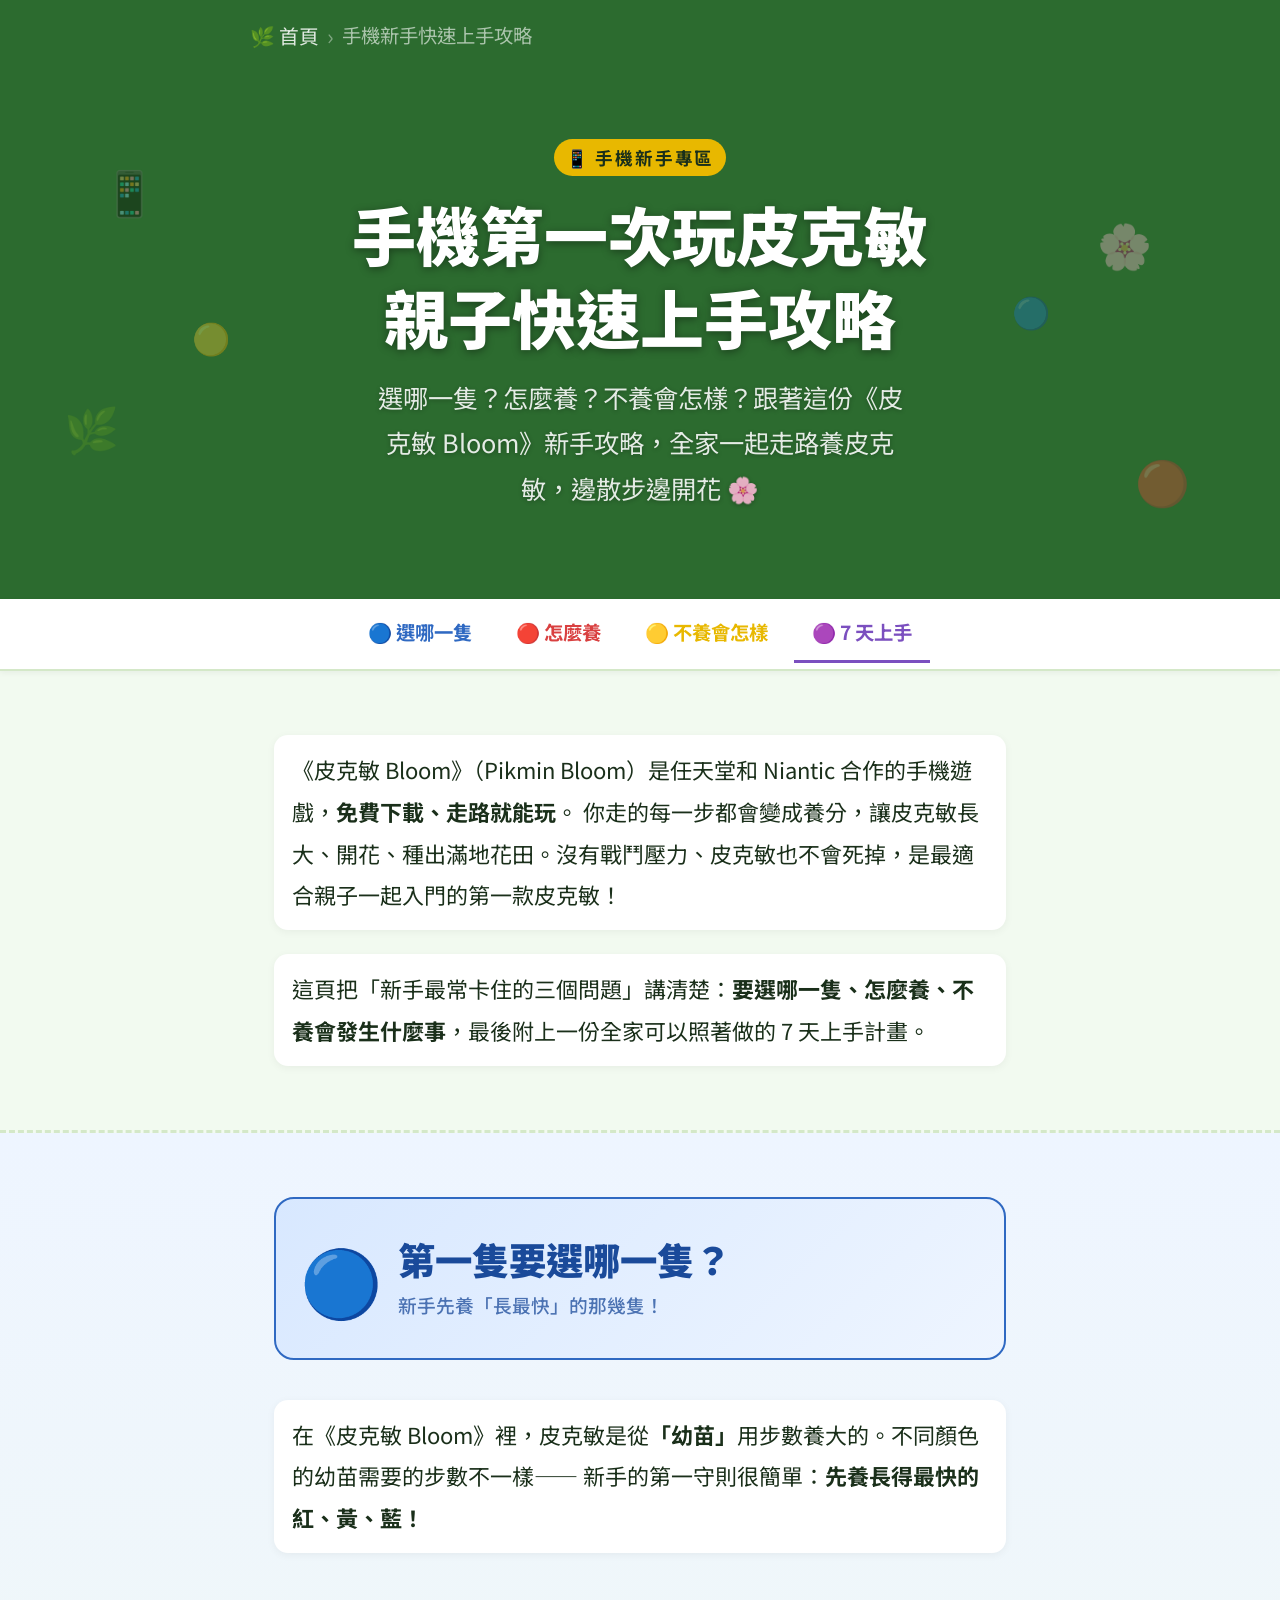
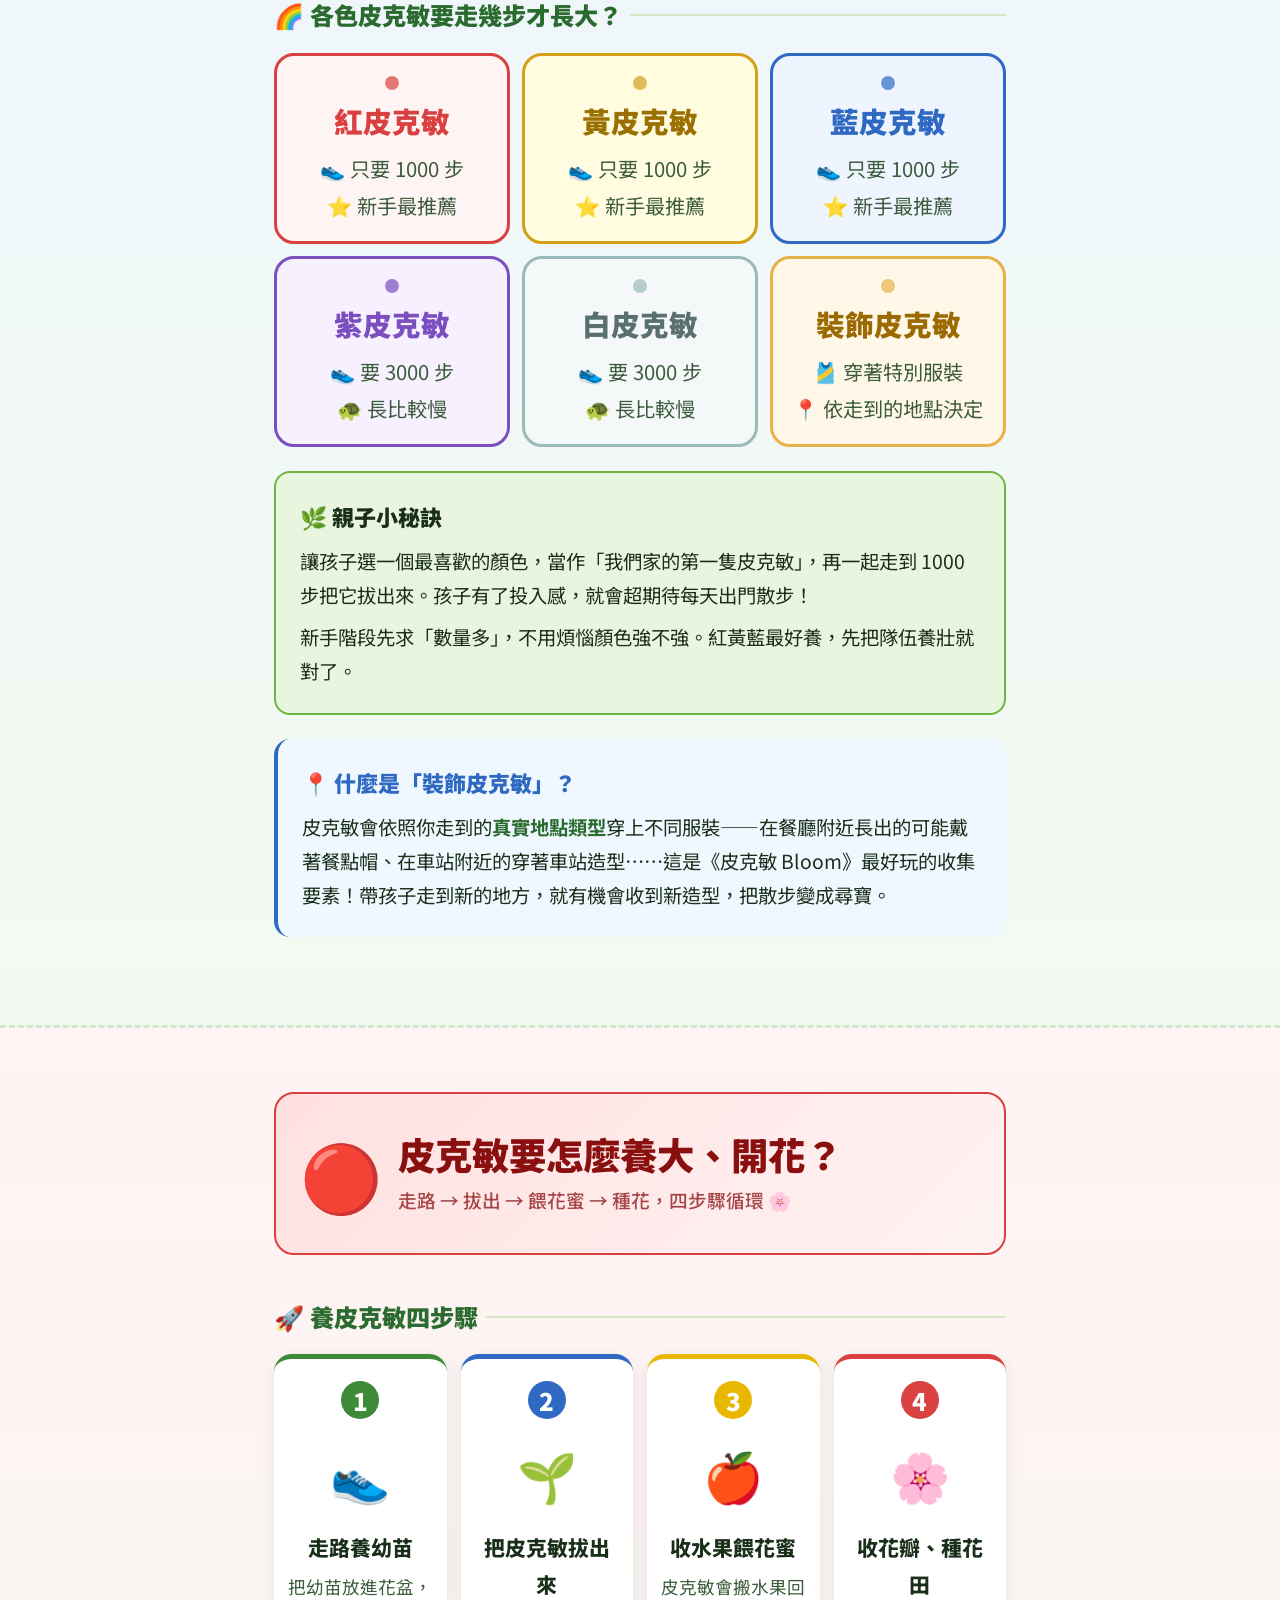
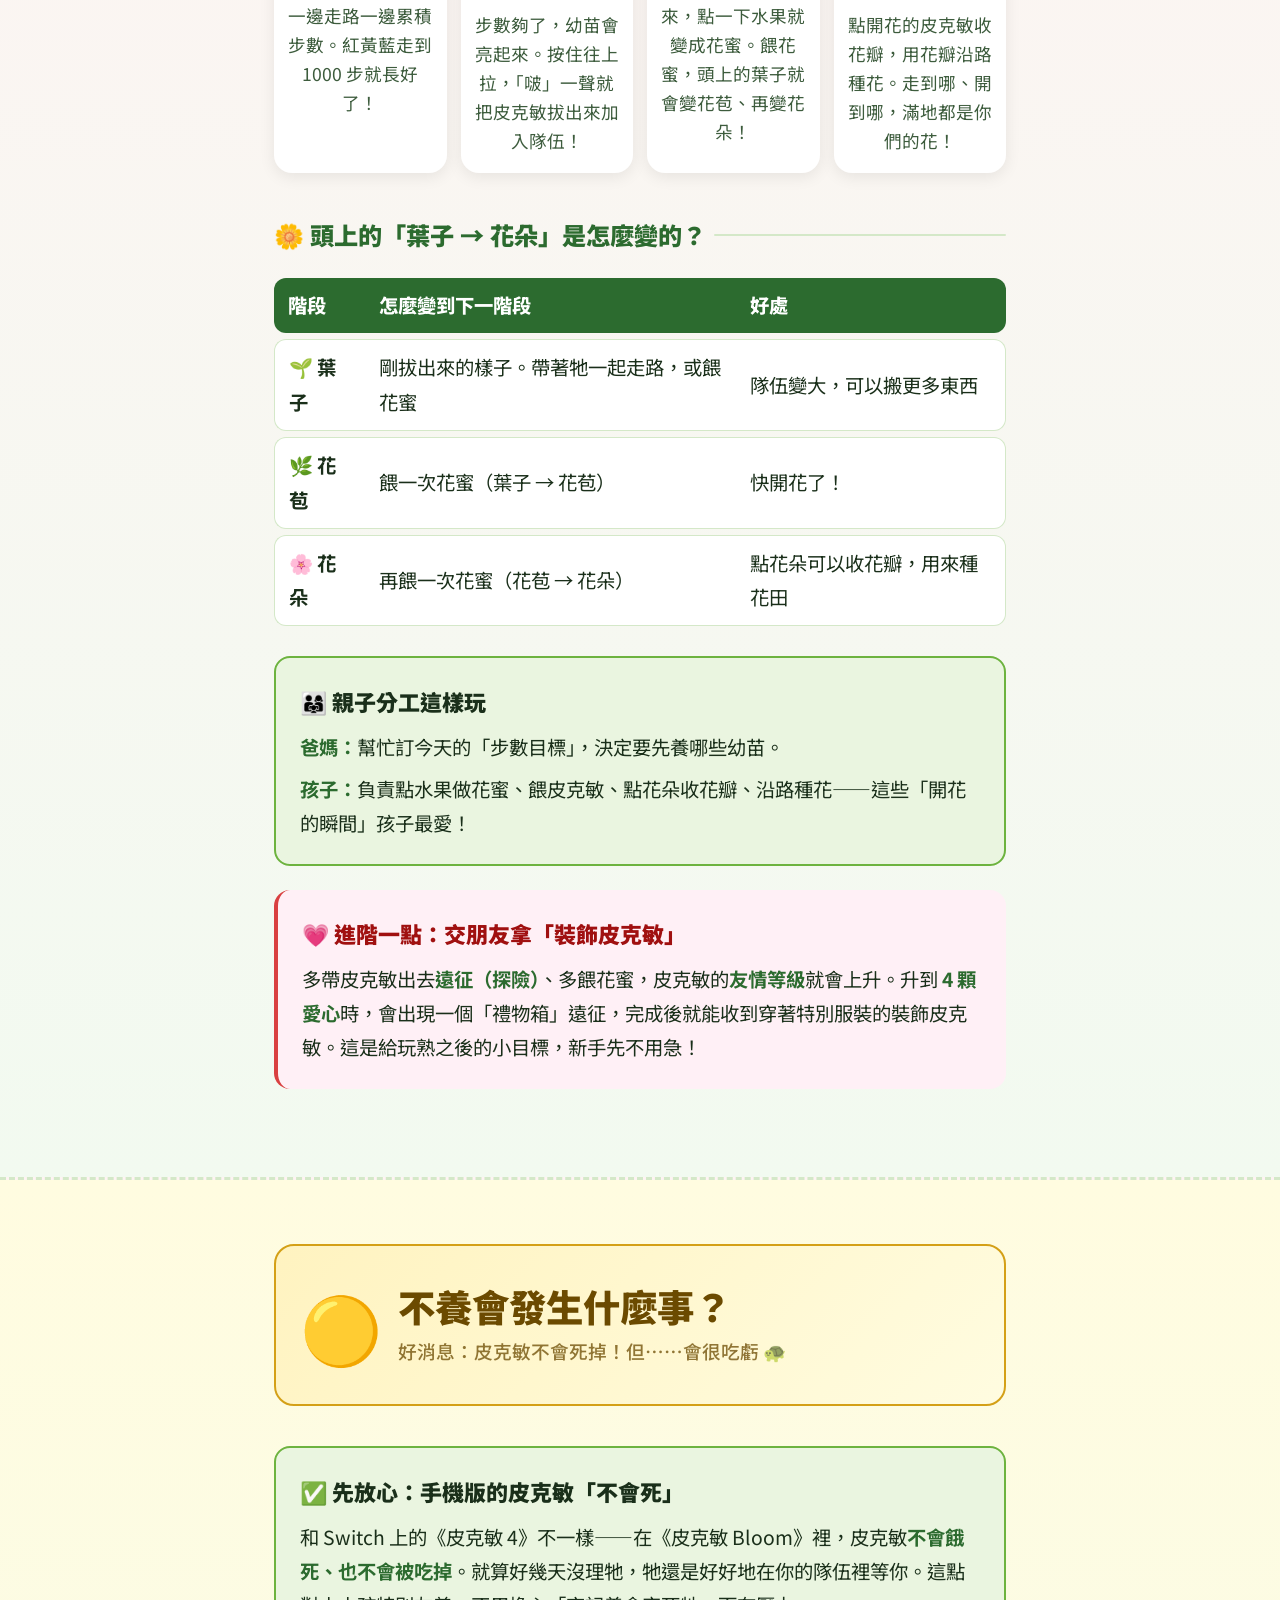
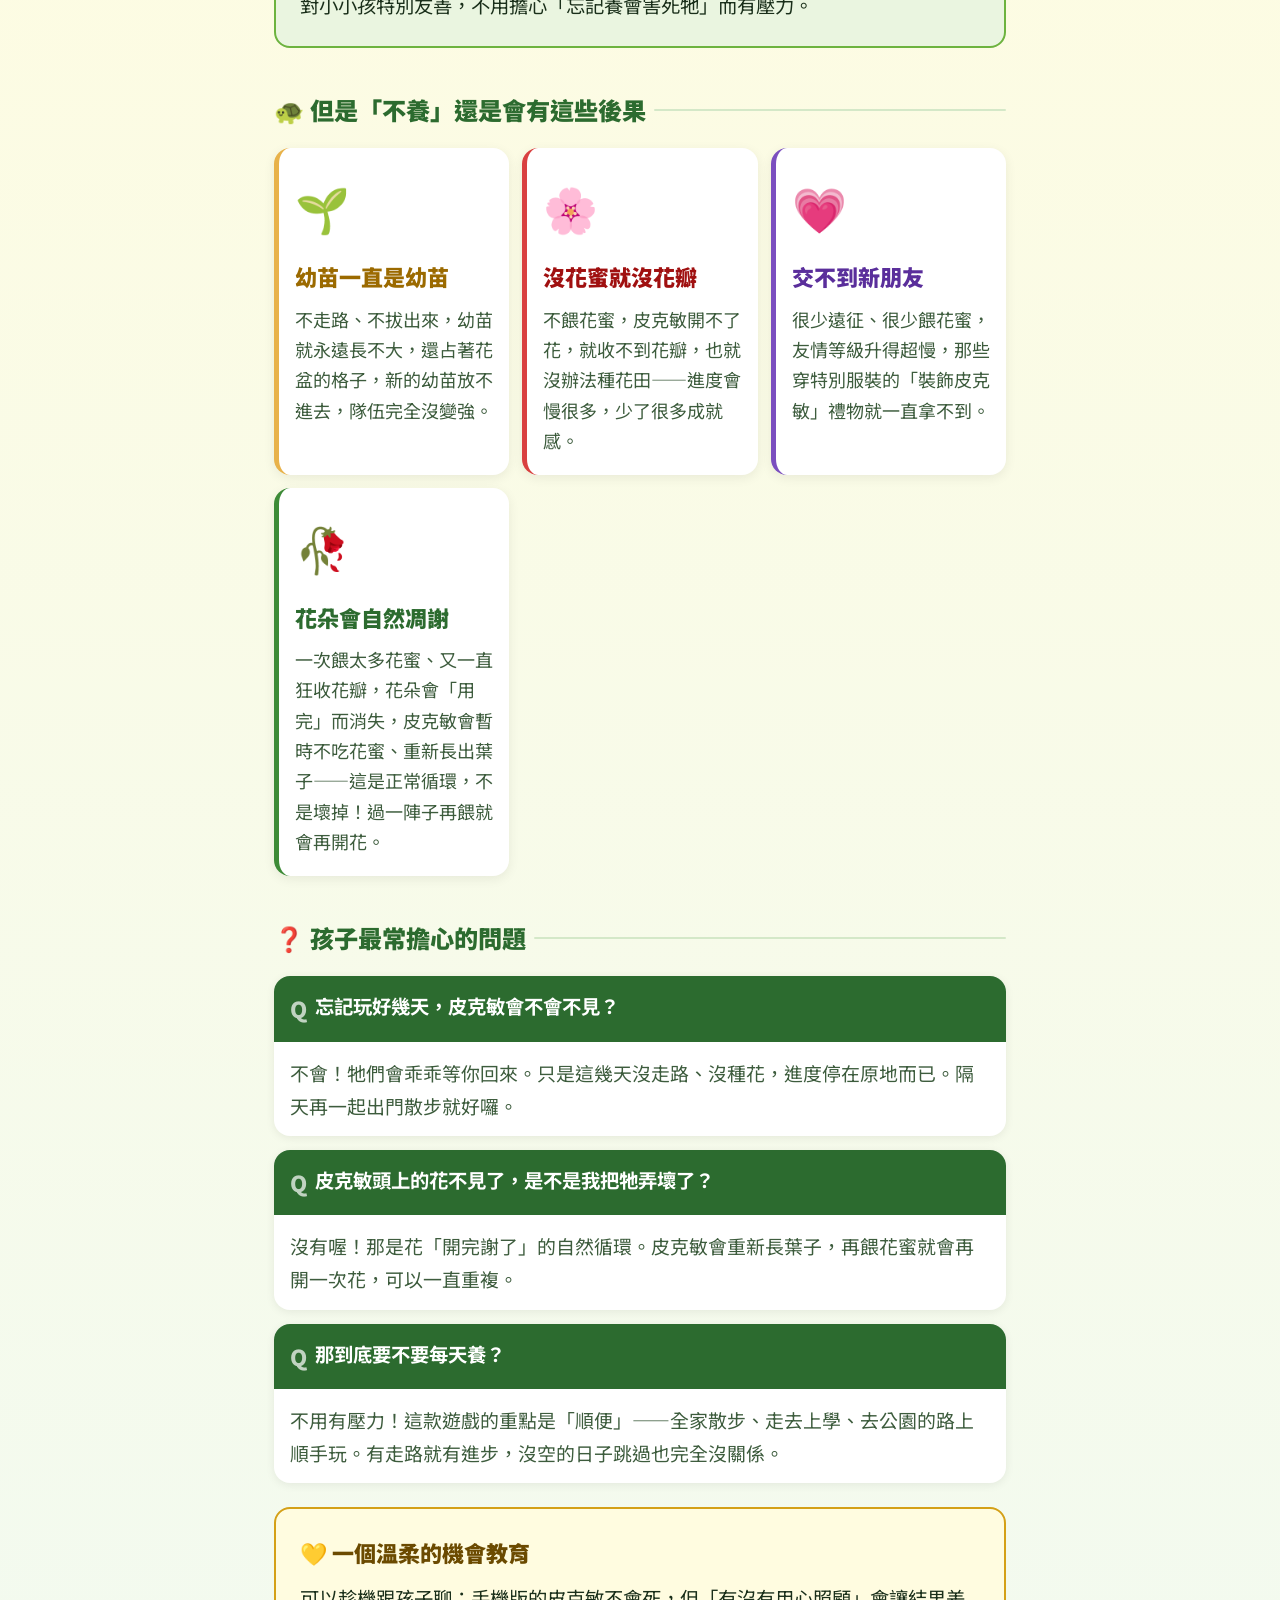
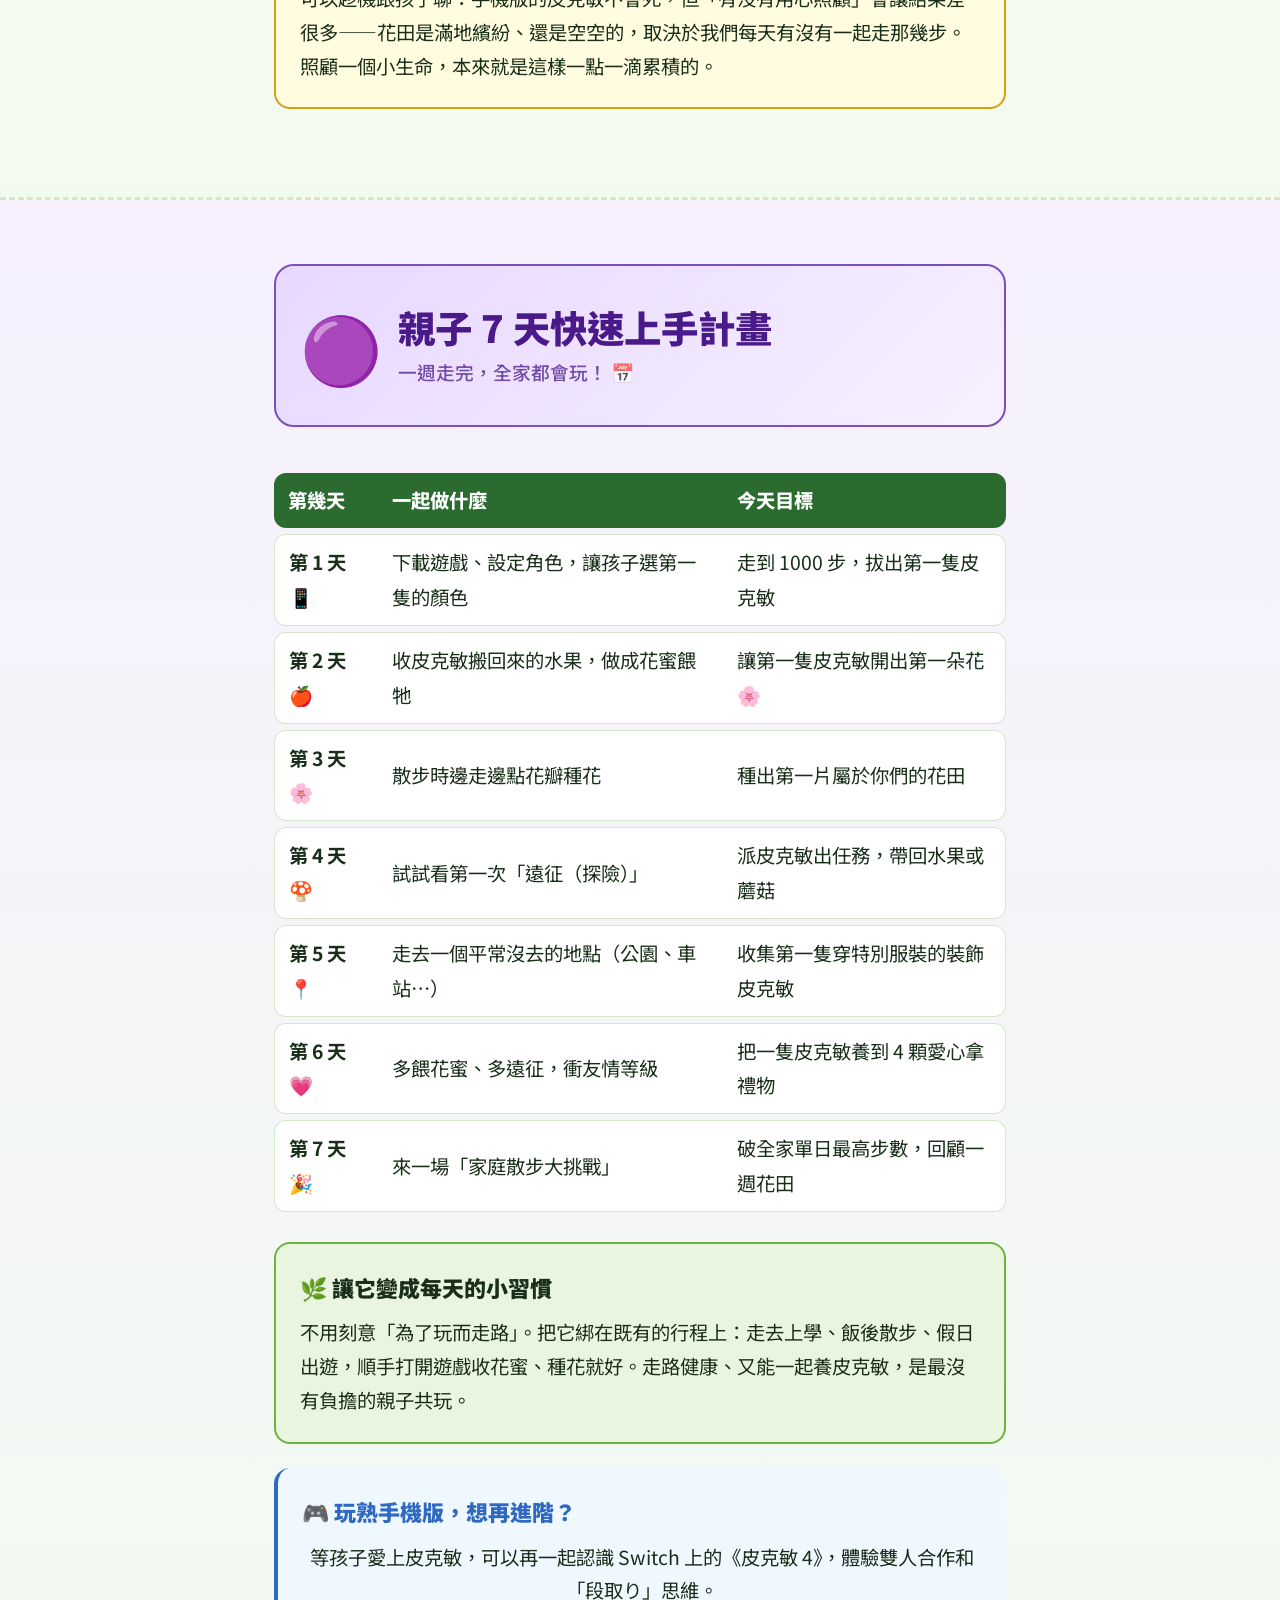
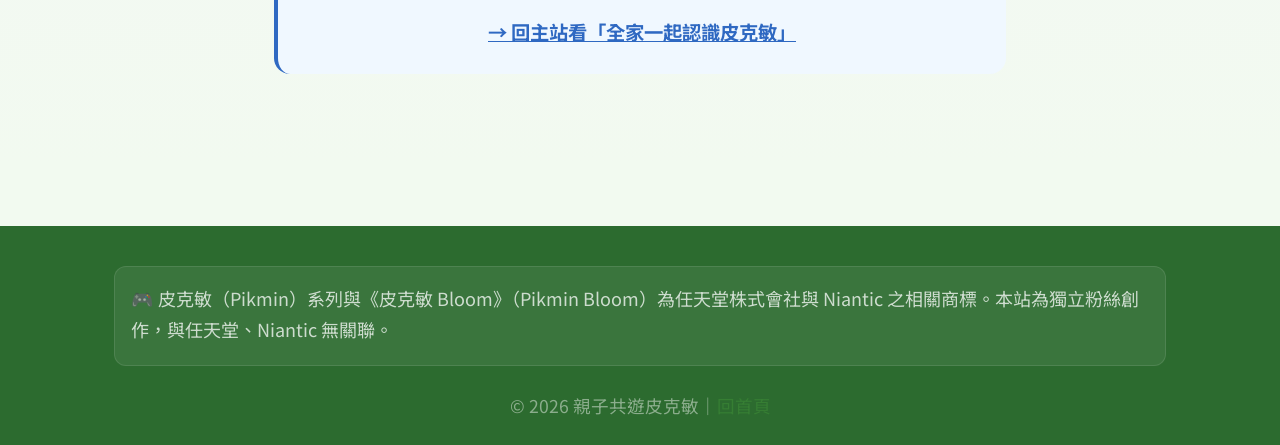
<file: mobile-guide/index.html>
<!DOCTYPE html>
<html lang="zh-TW">
<head>
  <meta charset="UTF-8">
  <script>document.documentElement.classList.add('js-enabled');</script>
  <meta name="viewport" content="width=device-width, initial-scale=1.0">
  <meta name="description" content="第一次用手機玩皮克敏（Pikmin Bloom）？親子新手快速上手攻略：要選哪一隻、怎麼養、不養會發生什麼事，還有全家一起走路養皮克敏的 7 天入門計畫。">
  <link rel="canonical" href="https://pikmin-family-blog.pages.dev/mobile-guide/">
  <meta name="robots" content="index, follow">
  <link rel="icon" type="image/svg+xml" href="/favicon.svg">
  <link rel="apple-touch-icon" href="/favicon.svg">
  <meta property="og:type" content="article">
  <meta property="og:locale" content="zh_TW">
  <meta property="og:site_name" content="親子共遊皮克敏">
  <meta property="og:title" content="手機第一次玩皮克敏｜親子快速上手攻略（Pikmin Bloom）">
  <meta property="og:description" content="要選哪一隻、怎麼養、不養會怎樣——跟著這份 Pikmin Bloom 新手攻略，全家一起走路養皮克敏。">
  <meta property="og:url" content="https://pikmin-family-blog.pages.dev/mobile-guide/">
  <meta property="og:image" content="https://pikmin-family-blog.pages.dev/images/og-image.jpg">
  <meta property="og:image:width" content="1200">
  <meta property="og:image:height" content="630">
  <meta property="og:image:type" content="image/jpeg">
  <meta property="og:image:alt" content="親子在森林裡一起拿手機探索，身邊圍著可愛的植物小精靈">
  <meta name="twitter:card" content="summary_large_image">
  <meta name="twitter:title" content="手機第一次玩皮克敏｜親子快速上手攻略（Pikmin Bloom）">
  <meta name="twitter:description" content="要選哪一隻、怎麼養、不養會怎樣——跟著這份 Pikmin Bloom 新手攻略，全家一起走路養皮克敏。">
  <meta name="twitter:image" content="https://pikmin-family-blog.pages.dev/images/og-image.jpg">
  <script type="application/ld+json">
{
  "@context": "https://schema.org",
  "@type": "BreadcrumbList",
  "itemListElement": [
    {
      "@type": "ListItem",
      "position": 1,
      "name": "首頁",
      "item": "https://pikmin-family-blog.pages.dev/"
    },
    {
      "@type": "ListItem",
      "position": 2,
      "name": "手機新手快速上手攻略",
      "item": "https://pikmin-family-blog.pages.dev/mobile-guide/"
    }
  ]
}
</script>
  <title>手機第一次玩皮克敏｜親子快速上手攻略（Pikmin Bloom）</title>
  <link rel="preconnect" href="https://fonts.googleapis.com">
  <link rel="preconnect" href="https://fonts.gstatic.com" crossorigin>
  <link rel="preload" as="style" href="https://fonts.googleapis.com/css2?family=Noto+Sans+TC:wght@400;500;700;900&display=swap" onload="this.onload=null;this.rel='stylesheet'">
  <noscript><link rel="stylesheet" href="https://fonts.googleapis.com/css2?family=Noto+Sans+TC:wght@400;500;700;900&display=swap"></noscript>
  <link rel="stylesheet" href="/css/style.css">
  <style>
    .page-section { padding: var(--space-2xl) 0; border-bottom: 3px dashed var(--card-border); }
    .page-section:last-of-type { border-bottom: none; }
    .page-section-inner { max-width: 780px; margin: 0 auto; padding: 0 var(--space-l); }
    .anchor-target { scroll-margin-top: 110px; }
  </style>
  <!-- Microsoft Clarity -->
  <script type="text/javascript">(function(c,l,a,r,i,t,y){c[a]=c[a]||function(){(c[a].q=c[a].q||[]).push(arguments)};t=l.createElement(r);t.async=1;t.src="https://www.clarity.ms/tag/"+i;y=l.getElementsByTagName(r)[0];y.parentNode.insertBefore(t,y)})(window,document,"clarity","script","yn91y1fl0a");</script>
  <!-- Google Tag Manager -->
  <script>(function(w,d,s,l,i){w[l]=w[l]||[];w[l].push({'gtm.start':
  new Date().getTime(),event:'gtm.js'});var f=d.getElementsByTagName(s)[0],
  j=d.createElement(s),dl=l!='dataLayer'?'&l='+l:'';j.async=true;j.src=
  'https://www.googletagmanager.com/gtm.js?id='+i+dl;f.parentNode.insertBefore(j,f);
  })(window,document,'script','dataLayer','GTM-KL385JWW');</script>
  <!-- End Google Tag Manager -->
</head>
<body data-page="mobile-guide">
  <!-- Google Tag Manager (noscript) -->
  <noscript><iframe src="https://www.googletagmanager.com/ns.html?id=GTM-KL385JWW"
  height="0" width="0" style="display:none;visibility:hidden"></iframe></noscript>
  <!-- End Google Tag Manager (noscript) -->


  <!-- ── 頂部導覽（麵包屑：確立子網站階層） ── -->
  <nav class="article-topnav" aria-label="階層導覽">
    <div class="article-topnav-inner">
      <a href="/" class="back-link">🌿 首頁</a>
      <span class="breadcrumb-sep">›</span>
      <span class="breadcrumb-current">手機新手快速上手攻略</span>
    </div>
  </nav>

  <!-- ── Hero ── -->
  <header id="hero" class="hero">
    <div class="hero-floats">
      <span class="hero-float" style="top:15%;left:8%;animation-delay:0s">📱</span>
      <span class="hero-float" style="top:60%;left:5%;animation-delay:0.8s">🌿</span>
      <span class="hero-float" style="top:25%;right:10%;animation-delay:1.2s">🌸</span>
      <span class="hero-float" style="top:70%;right:7%;animation-delay:0.4s">🔴</span>
      <span class="hero-float" style="top:45%;left:15%;animation-delay:1.8s;font-size:1.4rem">🟡</span>
      <span class="hero-float" style="top:40%;right:18%;animation-delay:2.2s;font-size:1.4rem">🔵</span>
    </div>
    <div class="hero-inner">
      <div class="hero-kicker">📱 手機新手專區</div>
      <h1>手機第一次玩皮克敏<br>親子快速上手攻略</h1>
      <p class="hero-sub">選哪一隻？怎麼養？不養會怎樣？跟著這份《皮克敏 Bloom》新手攻略，全家一起走路養皮克敏，邊散步邊開花 🌸</p>
    </div>
  </header>

  <!-- ── 段落導覽標籤 ── -->
  <nav class="section-nav" id="section-nav" aria-label="頁面段落導覽">
    <div class="section-nav-inner">
      <a href="#pick"    class="nav-tag tag-discover">🔵 選哪一隻</a>
      <a href="#raise"   class="nav-tag tag-family">🔴 怎麼養</a>
      <a href="#neglect" class="nav-tag tag-tips">🟡 不養會怎樣</a>
      <a href="#plan"    class="nav-tag tag-schedule">🟣 7 天上手</a>
    </div>
  </nav>

  <!-- 引言 -->
  <section class="page-section" style="padding-bottom:var(--space-xl)">
    <div class="page-section-inner">
      <p class="intro-text anim">
        《皮克敏 Bloom》（Pikmin Bloom）是任天堂和 Niantic 合作的手機遊戲，<strong>免費下載、走路就能玩</strong>。
        你走的每一步都會變成養分，讓皮克敏長大、開花、種出滿地花田。沒有戰鬥壓力、皮克敏也不會死掉，是最適合親子一起入門的第一款皮克敏！
      </p>
      <p class="intro-text anim">
        這頁把「新手最常卡住的三個問題」講清楚：<strong>要選哪一隻、怎麼養、不養會發生什麼事</strong>，最後附上一份全家可以照著做的 7 天上手計畫。
      </p>
    </div>
  </section>

  <!-- ══════════════════════════════════════════════
       段落一：選哪一隻
  ══════════════════════════════════════════════ -->
  <section id="pick" class="page-section section-discover anchor-target">
    <div class="page-section-inner">

      <div class="section-banner discover anim">
        <div class="banner-icon">🔵</div>
        <div>
          <div class="banner-title" style="color:#1A4A9A">第一隻要選哪一隻？</div>
          <div class="banner-sub" style="color:#1A4A9A">新手先養「長最快」的那幾隻！</div>
        </div>
      </div>

      <p class="intro-text anim">
        在《皮克敏 Bloom》裡，皮克敏是從<strong>「幼苗」</strong>用步數養大的。不同顏色的幼苗需要的步數不一樣——
        新手的第一守則很簡單：<strong>先養長得最快的紅、黃、藍！</strong>
      </p>

      <div class="subsection-title anim">🌈 各色皮克敏要走幾步才長大？</div>
      <div class="pikmin-grid">
        <div class="pikmin-card p-red anim anim-d1">
          <div class="p-dot" aria-hidden="true"></div>
          <span class="p-name">紅皮克敏</span>
          <span class="p-skill">👟 只要 1000 步<br>⭐ 新手最推薦</span>
        </div>
        <div class="pikmin-card p-yellow anim anim-d2">
          <div class="p-dot" aria-hidden="true"></div>
          <span class="p-name">黃皮克敏</span>
          <span class="p-skill">👟 只要 1000 步<br>⭐ 新手最推薦</span>
        </div>
        <div class="pikmin-card p-blue anim anim-d3">
          <div class="p-dot" aria-hidden="true"></div>
          <span class="p-name">藍皮克敏</span>
          <span class="p-skill">👟 只要 1000 步<br>⭐ 新手最推薦</span>
        </div>
        <div class="pikmin-card p-purple anim anim-d4">
          <div class="p-dot" aria-hidden="true"></div>
          <span class="p-name">紫皮克敏</span>
          <span class="p-skill">👟 要 3000 步<br>🐢 長比較慢</span>
        </div>
        <div class="pikmin-card anim anim-d5" style="border-color:#9BBABA;background:#F4F8F8">
          <div class="p-dot" aria-hidden="true" style="background:#9BBABA"></div>
          <span class="p-name" style="color:#5A7070">白皮克敏</span>
          <span class="p-skill">👟 要 3000 步<br>🐢 長比較慢</span>
        </div>
        <div class="pikmin-card anim anim-d6" style="border-color:#E8B24A;background:#FFF7E8">
          <div class="p-dot" aria-hidden="true" style="background:#E8B24A"></div>
          <span class="p-name" style="color:#9B6A00">裝飾皮克敏</span>
          <span class="p-skill">🎽 穿著特別服裝<br>📍 依走到的地點決定</span>
        </div>
      </div>

      <div class="fun-tip-box green anim">
        <div class="fun-tip-box-title">🌿 親子小秘訣</div>
        <p>讓孩子選一個最喜歡的顏色，當作「我們家的第一隻皮克敏」，再一起走到 1000 步把它拔出來。孩子有了投入感，就會超期待每天出門散步！</p>
        <p>新手階段先求「數量多」，不用煩惱顏色強不強。紅黃藍最好養，先把隊伍養壯就對了。</p>
      </div>

      <div class="fun-tip-box anim" style="background:#f0f8ff;border-left:4px solid #2F69C2">
        <div class="fun-tip-box-title" style="color:#2F69C2">📍 什麼是「裝飾皮克敏」？</div>
        <p>皮克敏會依照你走到的<strong>真實地點類型</strong>穿上不同服裝——在餐廳附近長出的可能戴著餐點帽、在車站附近的穿著車站造型……這是《皮克敏 Bloom》最好玩的收集要素！帶孩子走到新的地方，就有機會收到新造型，把散步變成尋寶。</p>
      </div>

    </div>
  </section>

  <!-- ══════════════════════════════════════════════
       段落二：怎麼養
  ══════════════════════════════════════════════ -->
  <section id="raise" class="page-section section-family anchor-target">
    <div class="page-section-inner">

      <div class="section-banner family anim">
        <div class="banner-icon">🔴</div>
        <div>
          <div class="banner-title" style="color:#8A1010">皮克敏要怎麼養大、開花？</div>
          <div class="banner-sub" style="color:#8A1010">走路 → 拔出 → 餵花蜜 → 種花，四步驟循環 🌸</div>
        </div>
      </div>

      <div class="subsection-title anim">🚀 養皮克敏四步驟</div>
      <div class="step-cards">
        <div class="step-card anim anim-d1" style="border-top-color:#3D8B37">
          <div class="step-num" style="background:#3D8B37">1</div>
          <div class="step-emoji">👟</div>
          <div class="step-title">走路養幼苗</div>
          <div class="step-desc">把幼苗放進花盆，一邊走路一邊累積步數。紅黃藍走到 1000 步就長好了！</div>
        </div>
        <div class="step-card anim anim-d2" style="border-top-color:#2F69C2">
          <div class="step-num" style="background:#2F69C2">2</div>
          <div class="step-emoji">🌱</div>
          <div class="step-title">把皮克敏拔出來</div>
          <div class="step-desc">步數夠了，幼苗會亮起來。按住往上拉，「啵」一聲就把皮克敏拔出來加入隊伍！</div>
        </div>
        <div class="step-card anim anim-d3" style="border-top-color:#E8B800">
          <div class="step-num" style="background:#E8B800">3</div>
          <div class="step-emoji">🍎</div>
          <div class="step-title">收水果餵花蜜</div>
          <div class="step-desc">皮克敏會搬水果回來，點一下水果就變成花蜜。餵花蜜，頭上的葉子就會變花苞、再變花朵！</div>
        </div>
        <div class="step-card anim anim-d4" style="border-top-color:#D94040">
          <div class="step-num" style="background:#D94040">4</div>
          <div class="step-emoji">🌸</div>
          <div class="step-title">收花瓣、種花田</div>
          <div class="step-desc">點開花的皮克敏收花瓣，用花瓣沿路種花。走到哪、開到哪，滿地都是你們的花！</div>
        </div>
      </div>

      <div class="subsection-title anim">🌼 頭上的「葉子 → 花朵」是怎麼變的？</div>
      <div class="table-scroll-wrap">
      <table class="score-table anim">
        <thead>
          <tr><th>階段</th><th>怎麼變到下一階段</th><th>好處</th></tr>
        </thead>
        <tbody>
          <tr>
            <td>🌱 葉子</td>
            <td>剛拔出來的樣子。帶著牠一起走路，或餵花蜜</td>
            <td>隊伍變大，可以搬更多東西</td>
          </tr>
          <tr>
            <td>🌿 花苞</td>
            <td>餵一次花蜜（葉子 → 花苞）</td>
            <td>快開花了！</td>
          </tr>
          <tr>
            <td>🌸 花朵</td>
            <td>再餵一次花蜜（花苞 → 花朵）</td>
            <td>點花朵可以收花瓣，用來種花田</td>
          </tr>
        </tbody>
      </table>
      </div>

      <div class="fun-tip-box green anim">
        <div class="fun-tip-box-title">👨‍👩‍👧 親子分工這樣玩</div>
        <p><strong>爸媽：</strong>幫忙訂今天的「步數目標」，決定要先養哪些幼苗。</p>
        <p><strong>孩子：</strong>負責點水果做花蜜、餵皮克敏、點花朵收花瓣、沿路種花——這些「開花的瞬間」孩子最愛！</p>
      </div>

      <div class="fun-tip-box anim" style="background:#fff0f6;border-left:4px solid #D94040">
        <div class="fun-tip-box-title" style="color:#A01010">💗 進階一點：交朋友拿「裝飾皮克敏」</div>
        <p>多帶皮克敏出去<strong>遠征（探險）</strong>、多餵花蜜，皮克敏的<strong>友情等級</strong>就會上升。升到 <strong>4 顆愛心</strong>時，會出現一個「禮物箱」遠征，完成後就能收到穿著特別服裝的裝飾皮克敏。這是給玩熟之後的小目標，新手先不用急！</p>
      </div>

    </div>
  </section>

  <!-- ══════════════════════════════════════════════
       段落三：不養會發生什麼事
  ══════════════════════════════════════════════ -->
  <section id="neglect" class="page-section section-tips anchor-target">
    <div class="page-section-inner">

      <div class="section-banner tips anim">
        <div class="banner-icon">🟡</div>
        <div>
          <div class="banner-title" style="color:#6B4A00">不養會發生什麼事？</div>
          <div class="banner-sub" style="color:#6B4A00">好消息：皮克敏不會死掉！但……會很吃虧 🐢</div>
        </div>
      </div>

      <div class="fun-tip-box green anim">
        <div class="fun-tip-box-title">✅ 先放心：手機版的皮克敏「不會死」</div>
        <p>和 Switch 上的《皮克敏 4》不一樣——在《皮克敏 Bloom》裡，皮克敏<strong>不會餓死、也不會被吃掉</strong>。就算好幾天沒理牠，牠還是好好地在你的隊伍裡等你。這點對小小孩特別友善，不用擔心「忘記養會害死牠」而有壓力。</p>
      </div>

      <div class="subsection-title anim">🐢 但是「不養」還是會有這些後果</div>
      <div class="reason-grid">
        <div class="reason-card anim anim-d1" style="border-left-color:#E8B24A">
          <span class="reason-icon">🌱</span>
          <div class="reason-title" style="color:#9B6A00">幼苗一直是幼苗</div>
          <div class="reason-desc">不走路、不拔出來，幼苗就永遠長不大，還占著花盆的格子，新的幼苗放不進去，隊伍完全沒變強。</div>
        </div>
        <div class="reason-card anim anim-d2" style="border-left-color:#D94040">
          <span class="reason-icon">🌸</span>
          <div class="reason-title" style="color:#A01010">沒花蜜就沒花瓣</div>
          <div class="reason-desc">不餵花蜜，皮克敏開不了花，就收不到花瓣，也就沒辦法種花田——進度會慢很多，少了很多成就感。</div>
        </div>
        <div class="reason-card anim anim-d3" style="border-left-color:#7B4FBF">
          <span class="reason-icon">💗</span>
          <div class="reason-title" style="color:#5A2E9B">交不到新朋友</div>
          <div class="reason-desc">很少遠征、很少餵花蜜，友情等級升得超慢，那些穿特別服裝的「裝飾皮克敏」禮物就一直拿不到。</div>
        </div>
        <div class="reason-card anim anim-d4" style="border-left-color:#3D8B37">
          <span class="reason-icon">🥀</span>
          <div class="reason-title" style="color:#2C6B2F">花朵會自然凋謝</div>
          <div class="reason-desc">一次餵太多花蜜、又一直狂收花瓣，花朵會「用完」而消失，皮克敏會暫時不吃花蜜、重新長出葉子——這是正常循環，不是壞掉！過一陣子再餵就會再開花。</div>
        </div>
      </div>

      <div class="subsection-title anim">❓ 孩子最常擔心的問題</div>
      <div class="qa-list">
        <div class="qa-card anim">
          <div class="qa-q">忘記玩好幾天，皮克敏會不會不見？</div>
          <div class="qa-a">不會！牠們會乖乖等你回來。只是這幾天沒走路、沒種花，進度停在原地而已。隔天再一起出門散步就好囉。</div>
        </div>
        <div class="qa-card anim anim-d1">
          <div class="qa-q">皮克敏頭上的花不見了，是不是我把牠弄壞了？</div>
          <div class="qa-a">沒有喔！那是花「開完謝了」的自然循環。皮克敏會重新長葉子，再餵花蜜就會再開一次花，可以一直重複。</div>
        </div>
        <div class="qa-card anim anim-d2">
          <div class="qa-q">那到底要不要每天養？</div>
          <div class="qa-a">不用有壓力！這款遊戲的重點是「順便」——全家散步、走去上學、去公園的路上順手玩。有走路就有進步，沒空的日子跳過也完全沒關係。</div>
        </div>
      </div>

      <div class="fun-tip-box yellow anim">
        <div class="fun-tip-box-title" style="color:#6B4A00">💛 一個溫柔的機會教育</div>
        <p>可以趁機跟孩子聊：手機版的皮克敏不會死，但「有沒有用心照顧」會讓結果差很多——花田是滿地繽紛、還是空空的，取決於我們每天有沒有一起走那幾步。照顧一個小生命，本來就是這樣一點一滴累積的。</p>
      </div>

    </div>
  </section>

  <!-- ══════════════════════════════════════════════
       段落四：7 天上手計畫
  ══════════════════════════════════════════════ -->
  <section id="plan" class="page-section section-schedule anchor-target">
    <div class="page-section-inner">

      <div class="section-banner schedule anim">
        <div class="banner-icon">🟣</div>
        <div>
          <div class="banner-title" style="color:#4A1A8A">親子 7 天快速上手計畫</div>
          <div class="banner-sub" style="color:#4A1A8A">一週走完，全家都會玩！ 📅</div>
        </div>
      </div>

      <div class="table-scroll-wrap">
      <table class="score-table anim">
        <thead>
          <tr><th>第幾天</th><th>一起做什麼</th><th>今天目標</th></tr>
        </thead>
        <tbody>
          <tr>
            <td>第 1 天 📱</td>
            <td>下載遊戲、設定角色，讓孩子選第一隻的顏色</td>
            <td>走到 1000 步，拔出第一隻皮克敏</td>
          </tr>
          <tr>
            <td>第 2 天 🍎</td>
            <td>收皮克敏搬回來的水果，做成花蜜餵牠</td>
            <td>讓第一隻皮克敏開出第一朵花 🌸</td>
          </tr>
          <tr>
            <td>第 3 天 🌸</td>
            <td>散步時邊走邊點花瓣種花</td>
            <td>種出第一片屬於你們的花田</td>
          </tr>
          <tr>
            <td>第 4 天 🍄</td>
            <td>試試看第一次「遠征（探險）」</td>
            <td>派皮克敏出任務，帶回水果或蘑菇</td>
          </tr>
          <tr>
            <td>第 5 天 📍</td>
            <td>走去一個平常沒去的地點（公園、車站…）</td>
            <td>收集第一隻穿特別服裝的裝飾皮克敏</td>
          </tr>
          <tr>
            <td>第 6 天 💗</td>
            <td>多餵花蜜、多遠征，衝友情等級</td>
            <td>把一隻皮克敏養到 4 顆愛心拿禮物</td>
          </tr>
          <tr>
            <td>第 7 天 🎉</td>
            <td>來一場「家庭散步大挑戰」</td>
            <td>破全家單日最高步數，回顧一週花田</td>
          </tr>
        </tbody>
      </table>
      </div>

      <div class="fun-tip-box green anim">
        <div class="fun-tip-box-title">🌿 讓它變成每天的小習慣</div>
        <p>不用刻意「為了玩而走路」。把它綁在既有的行程上：走去上學、飯後散步、假日出遊，順手打開遊戲收花蜜、種花就好。走路健康、又能一起養皮克敏，是最沒有負擔的親子共玩。</p>
      </div>

      <!-- 回主站導引 -->
      <div class="fun-tip-box anim" style="background:#f0f8ff;border-left:4px solid #2F69C2;text-align:center">
        <div class="fun-tip-box-title" style="color:#2F69C2">🎮 玩熟手機版，想再進階？</div>
        <p>等孩子愛上皮克敏，可以再一起認識 Switch 上的《皮克敏 4》，體驗雙人合作和「段取り」思維。</p>
        <p style="margin-top:var(--space-s)">
          <a href="/#discover" style="color:#2F69C2;font-weight:700;text-decoration:underline">→ 回主站看「全家一起認識皮克敏」</a>
        </p>
      </div>

    </div>
  </section>

  <!-- ── 返回頂部 ── -->
  <button class="back-to-top" aria-label="返回頂部" title="返回頂部">↑</button>

  <!-- ── Footer ── -->
  <footer class="site-footer">
    <div class="footer-inner">
      <div class="footer-credit">
        <p>🎮 皮克敏（Pikmin）系列與《皮克敏 Bloom》（Pikmin Bloom）為任天堂株式會社與 Niantic 之相關商標。本站為獨立粉絲創作，與任天堂、Niantic 無關聯。</p>
      </div>
      <p class="footer-copy">© 2026 親子共遊皮克敏｜<a href="/">回首頁</a></p>
    </div>
  </footer>

  <script data-goatcounter="https://yrciou.goatcounter.com/count" async src="//gc.zgo.at/count.js"></script>
  <script defer src="/js/main.js"></script>
</body>
</html>
</file>
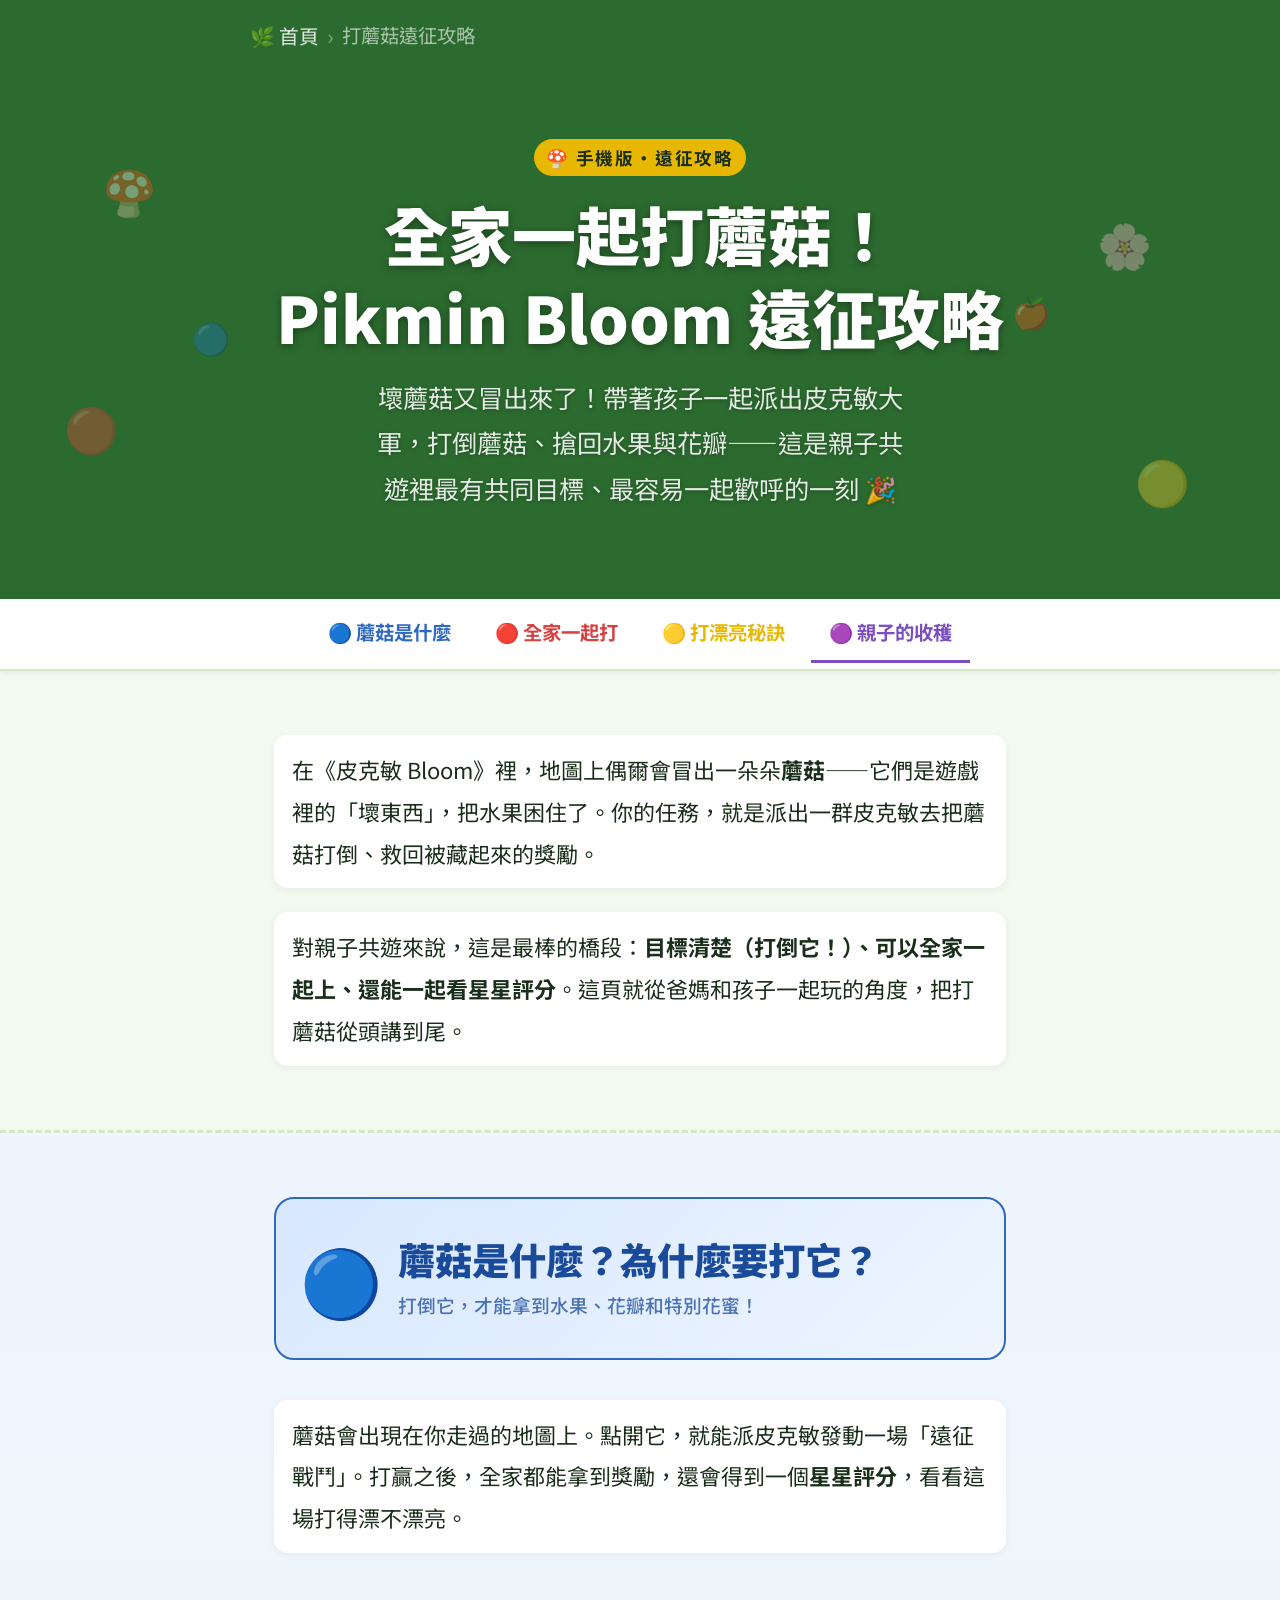
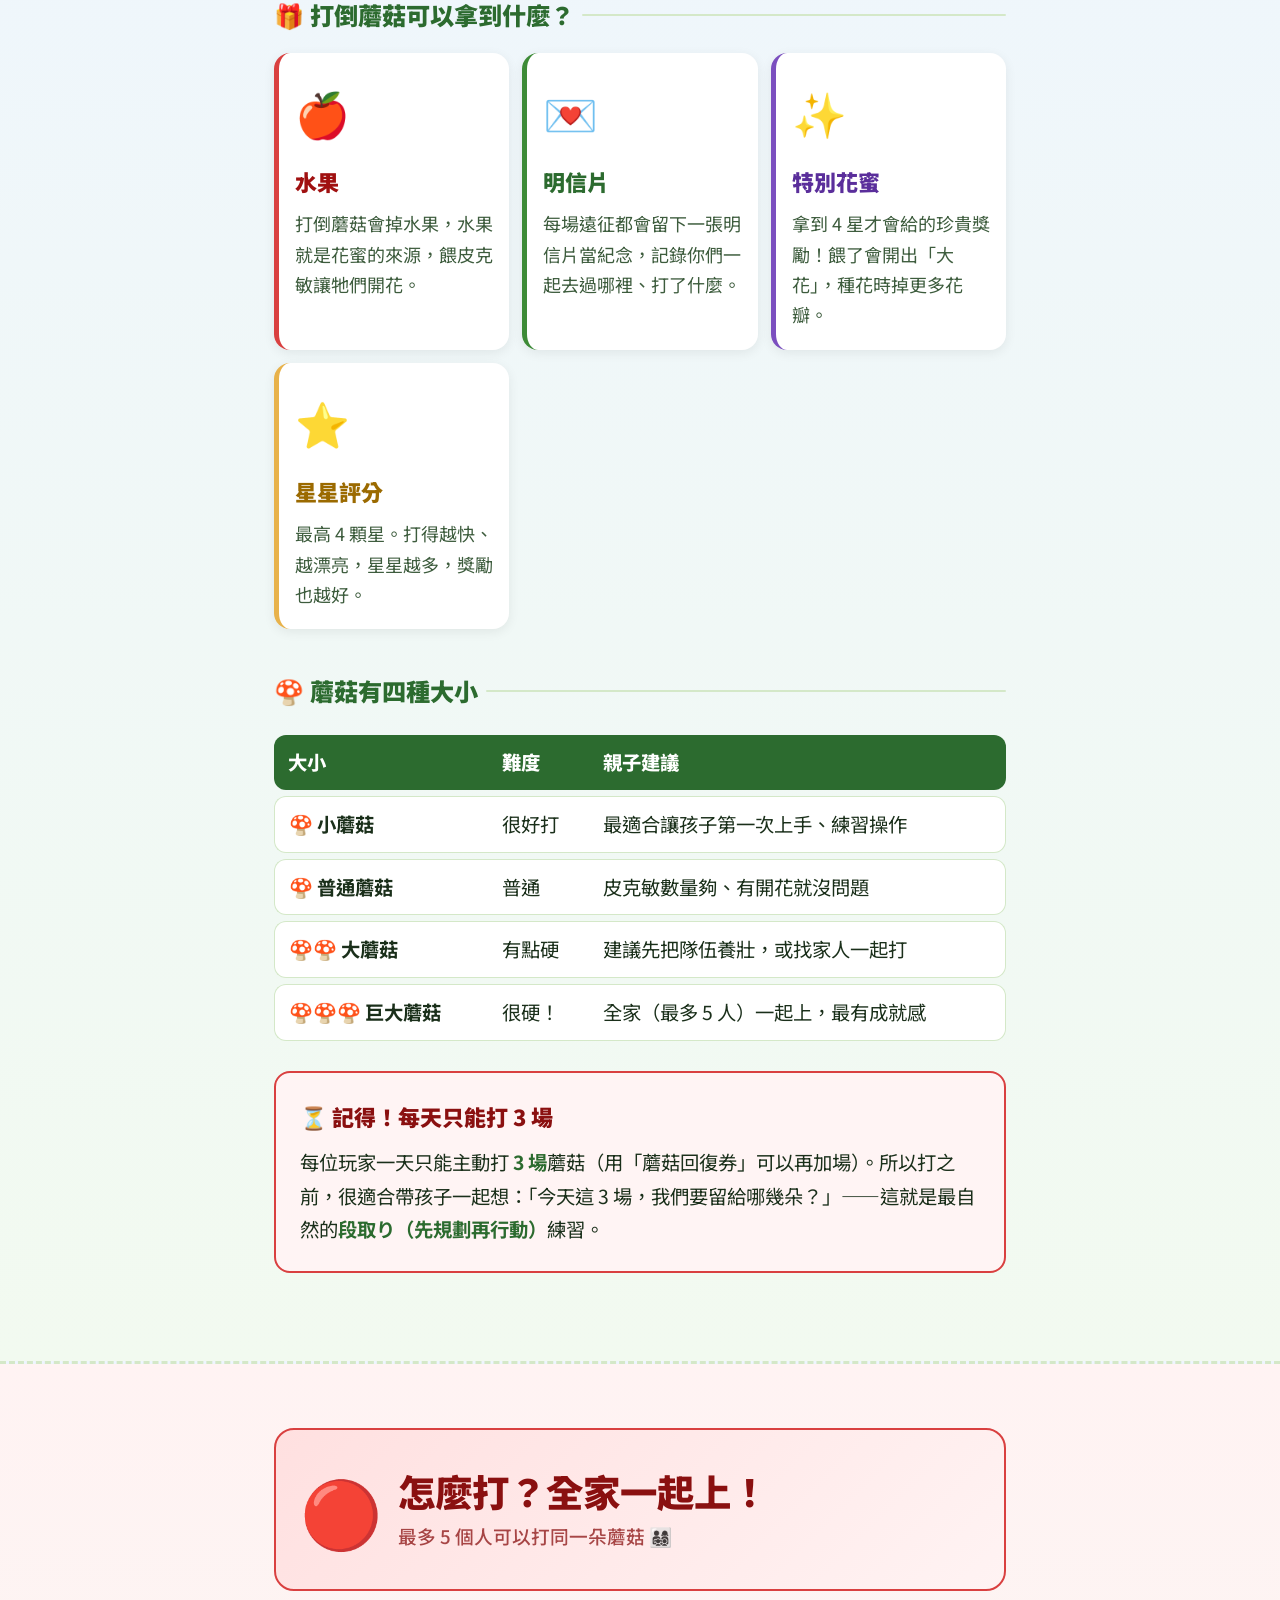
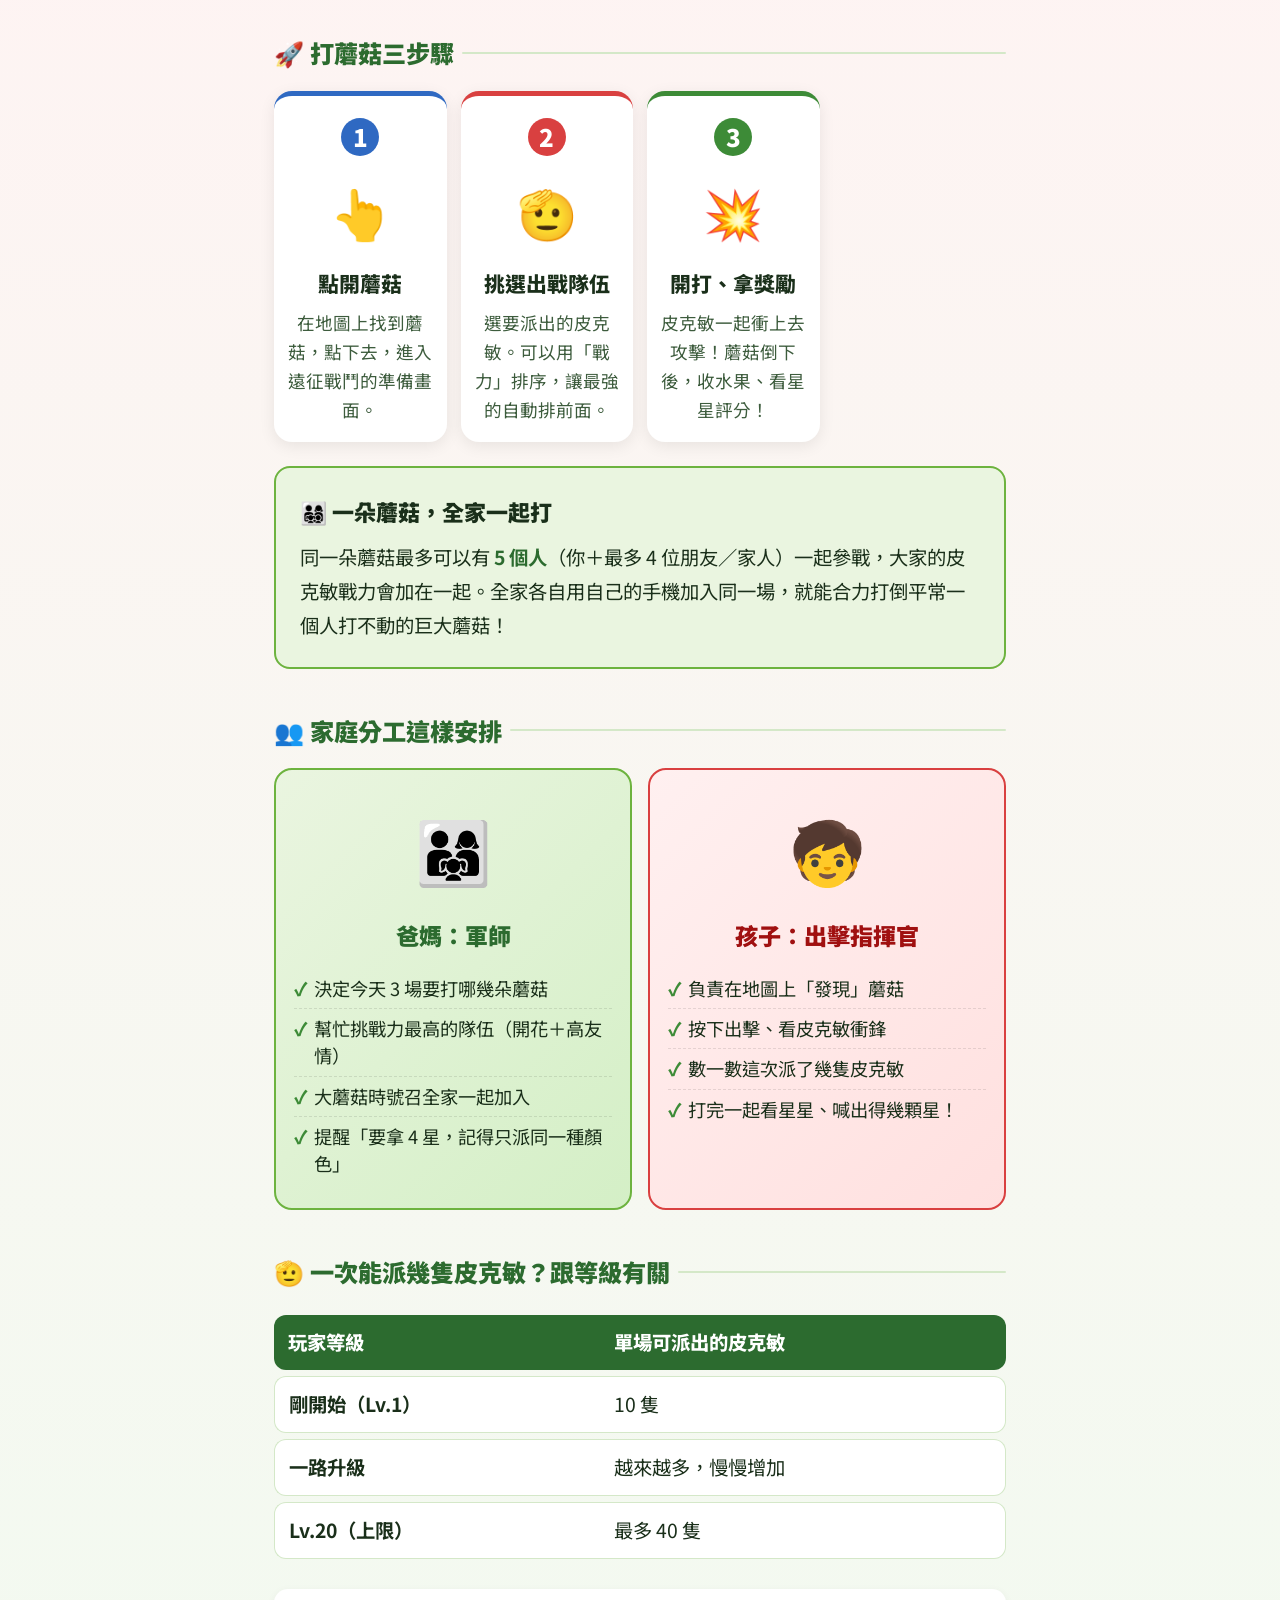
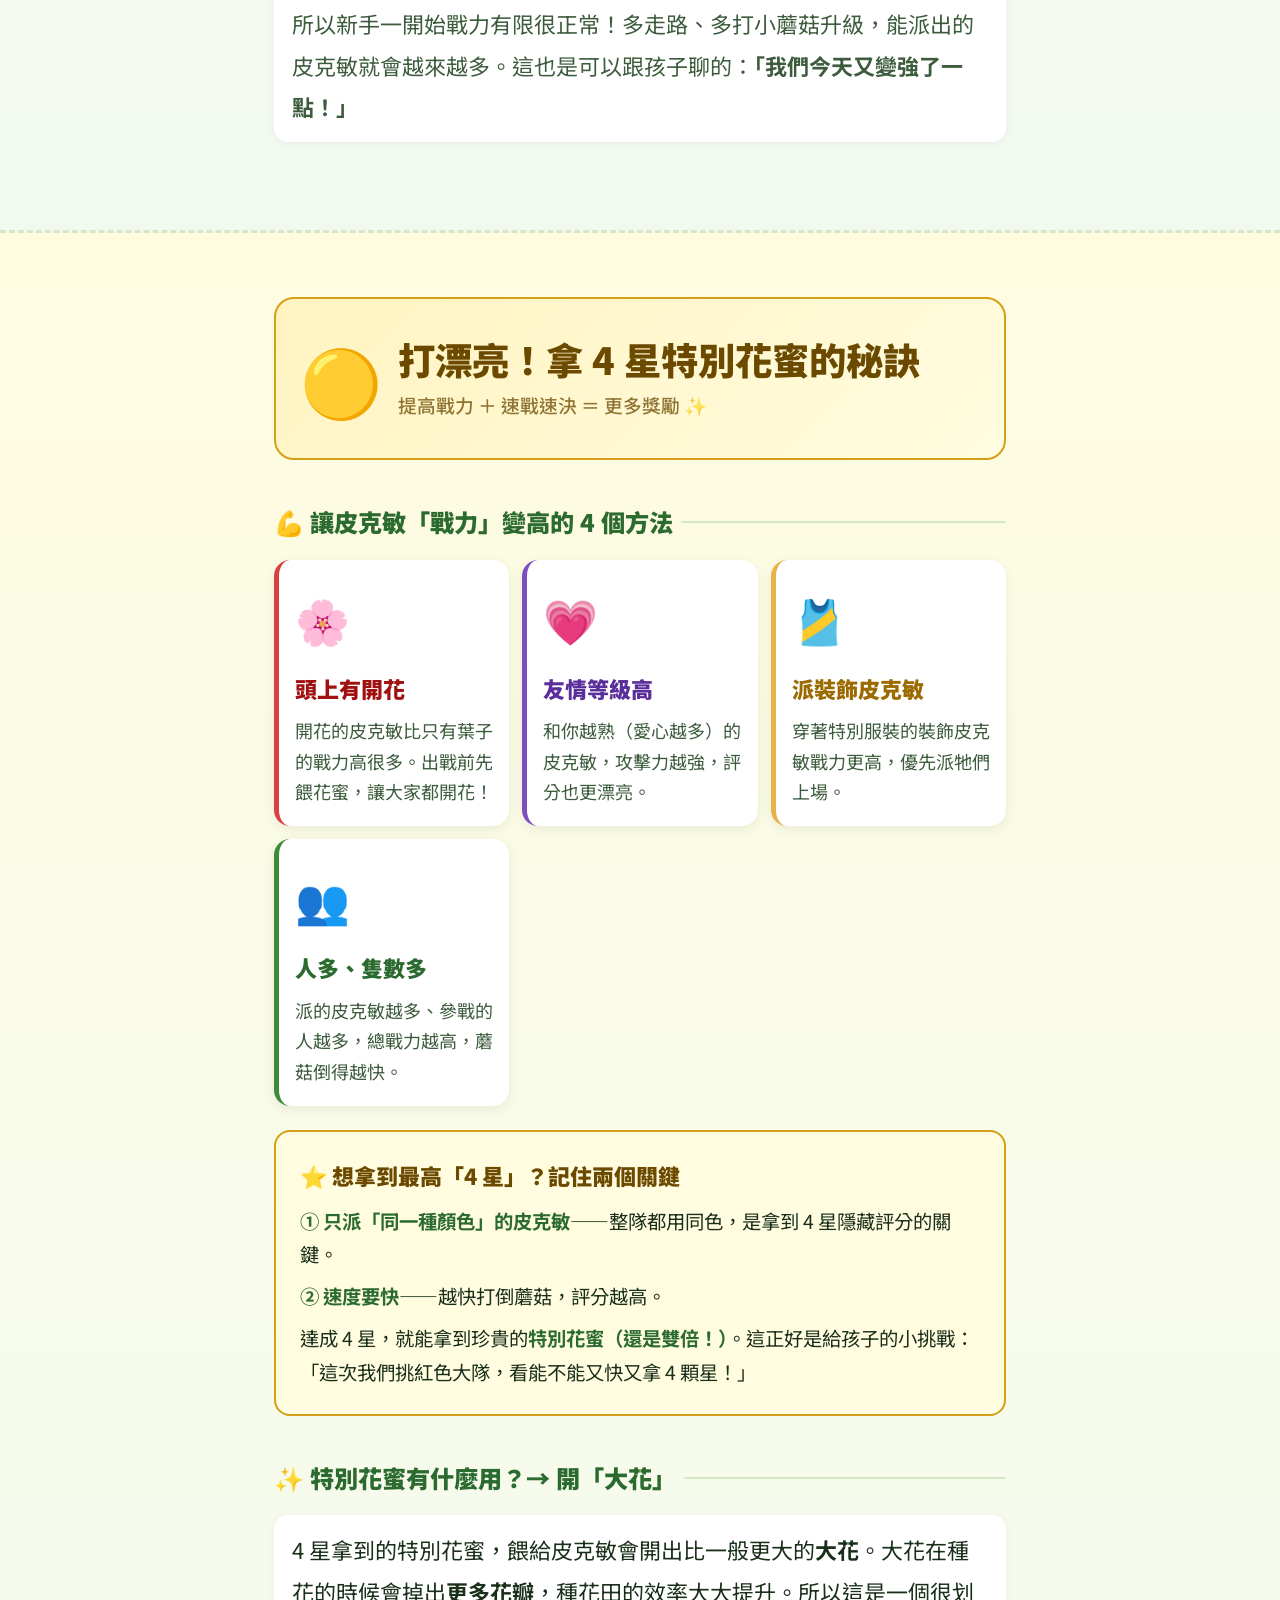
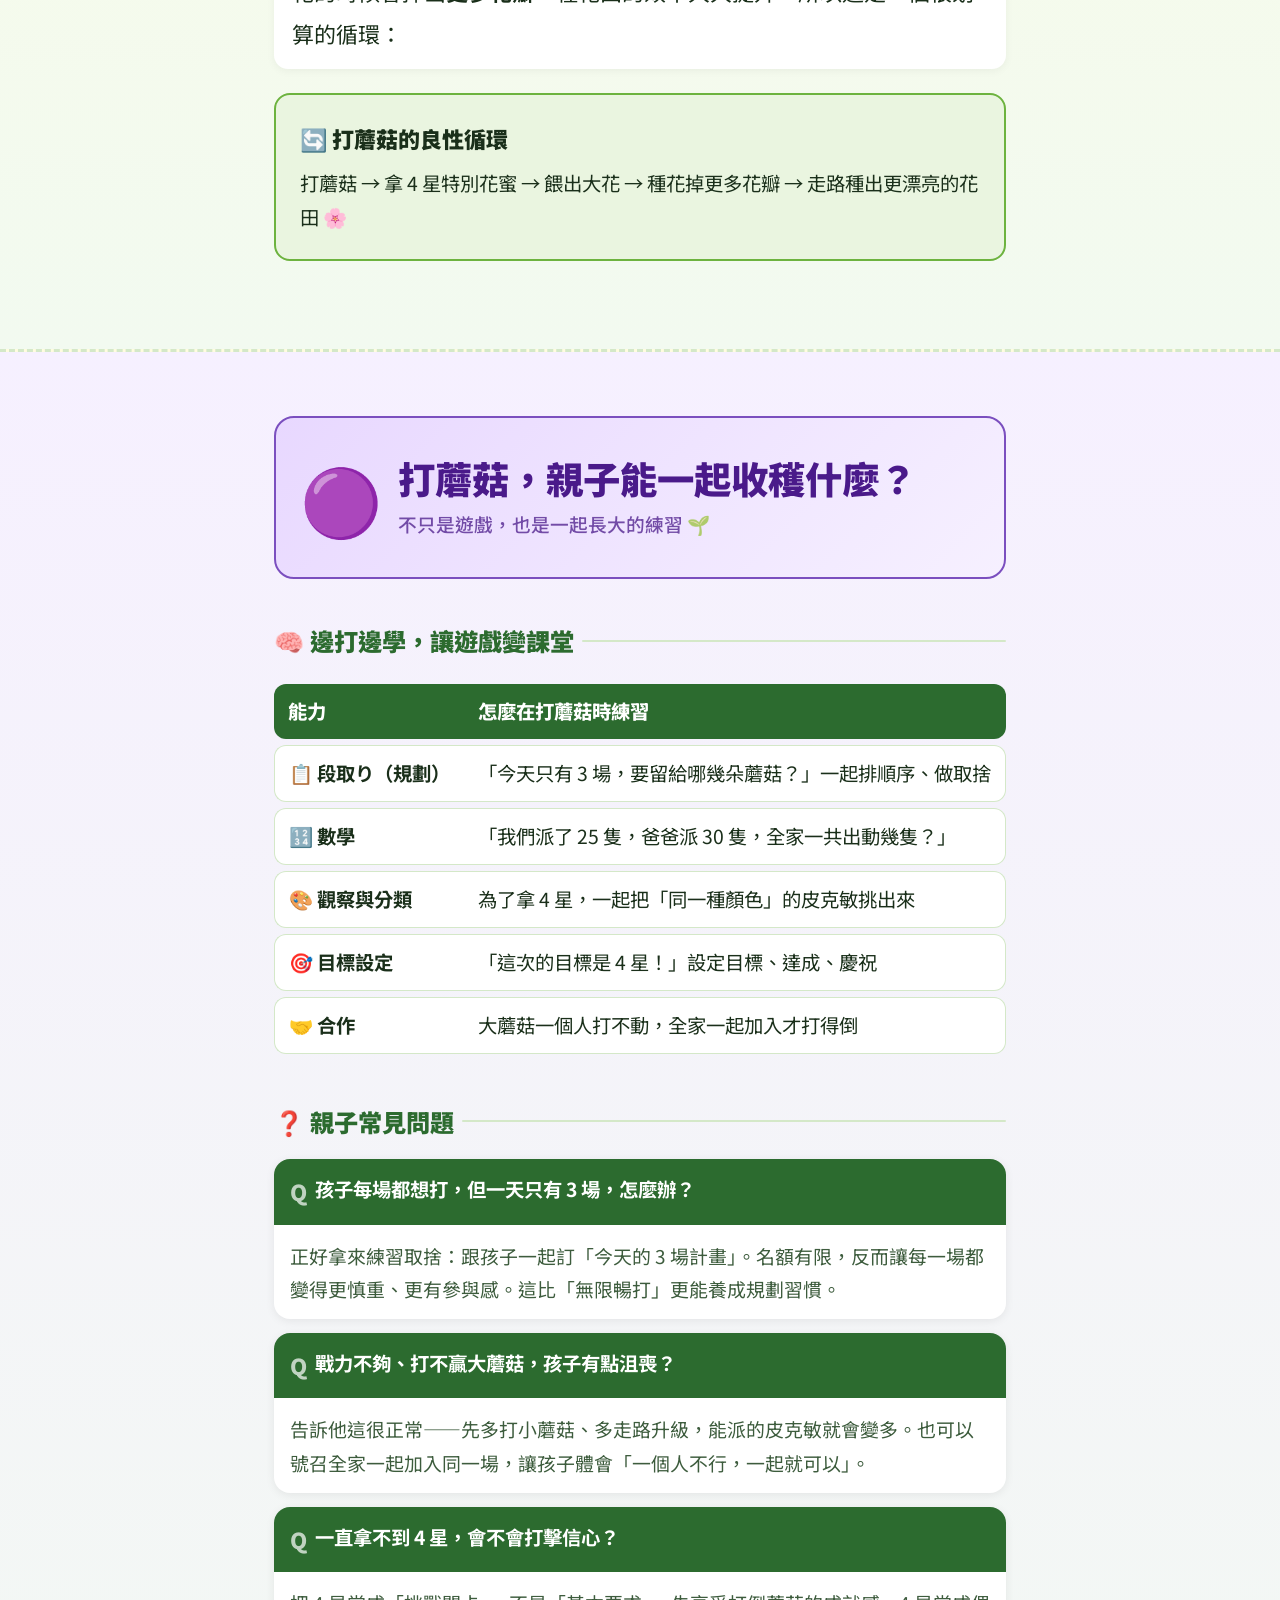
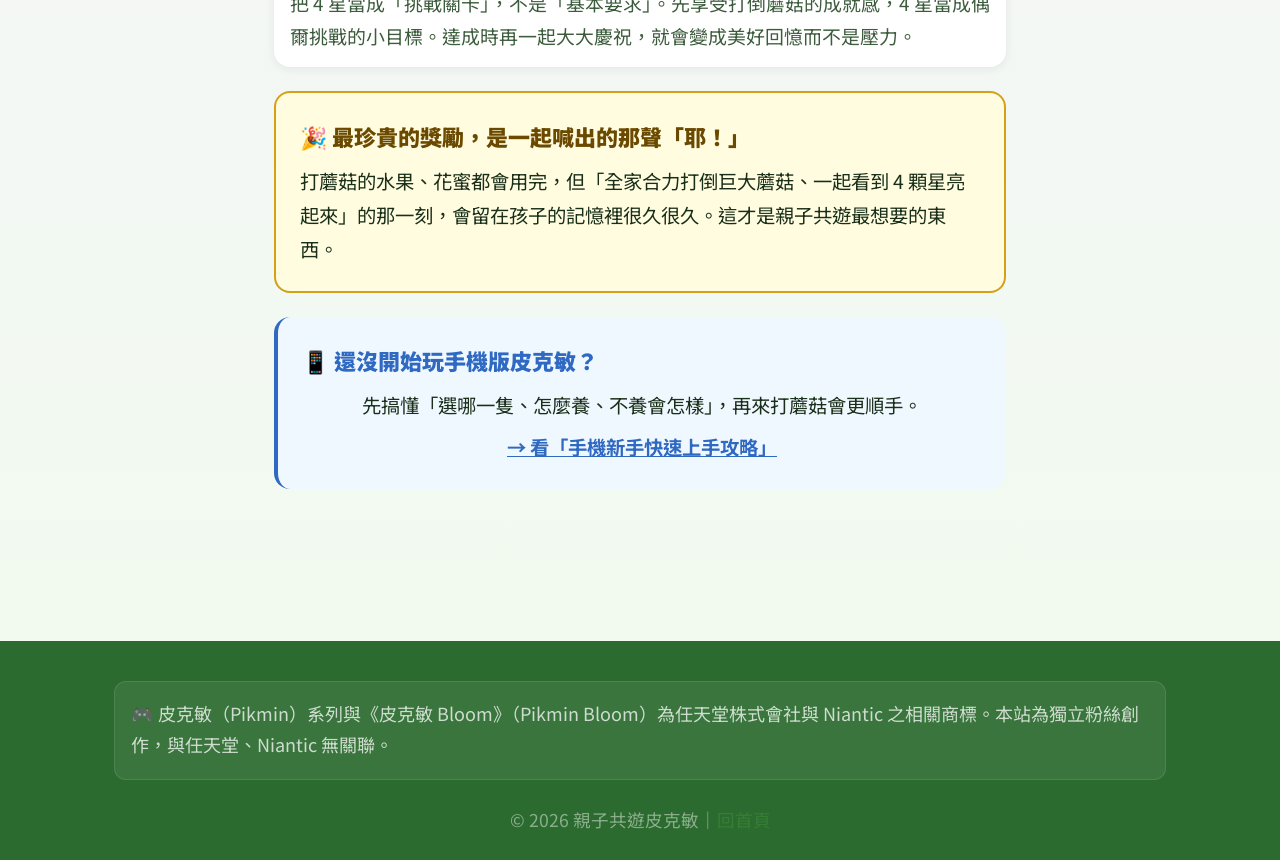
<file: mushroom-guide/index.html>
<!DOCTYPE html>
<html lang="zh-TW">
<head>
  <meta charset="UTF-8">
  <script>document.documentElement.classList.add('js-enabled');</script>
  <meta name="viewport" content="width=device-width, initial-scale=1.0">
  <meta name="description" content="全家一起打蘑菇！《皮克敏 Bloom》遠征攻略，從親子共遊角度出發：蘑菇是什麼、怎麼派皮克敏、如何拿 4 星特別花蜜、家庭分工與每日規劃，一次講清楚。">
  <link rel="canonical" href="https://pikmin-family-blog.pages.dev/mushroom-guide/">
  <meta name="robots" content="index, follow">
  <link rel="icon" type="image/svg+xml" href="/favicon.svg">
  <link rel="apple-touch-icon" href="/favicon.svg">
  <meta property="og:type" content="article">
  <meta property="og:locale" content="zh_TW">
  <meta property="og:site_name" content="親子共遊皮克敏">
  <meta property="og:title" content="全家一起打蘑菇！Pikmin Bloom 遠征攻略（親子共遊版）">
  <meta property="og:description" content="蘑菇是什麼、怎麼打、如何拿 4 星特別花蜜、全家怎麼分工——親子共打壞蘑菇完全攻略。">
  <meta property="og:url" content="https://pikmin-family-blog.pages.dev/mushroom-guide/">
  <meta property="og:image" content="https://pikmin-family-blog.pages.dev/images/og-image.jpg">
  <meta property="og:image:width" content="1200">
  <meta property="og:image:height" content="630">
  <meta property="og:image:type" content="image/jpeg">
  <meta property="og:image:alt" content="親子在森林裡一起拿手機探索，身邊圍著可愛的植物小精靈">
  <meta name="twitter:card" content="summary_large_image">
  <meta name="twitter:title" content="全家一起打蘑菇！Pikmin Bloom 遠征攻略（親子共遊版）">
  <meta name="twitter:description" content="蘑菇是什麼、怎麼打、如何拿 4 星特別花蜜、全家怎麼分工——親子共打壞蘑菇完全攻略。">
  <meta name="twitter:image" content="https://pikmin-family-blog.pages.dev/images/og-image.jpg">
  <script type="application/ld+json">
{
  "@context": "https://schema.org",
  "@type": "BreadcrumbList",
  "itemListElement": [
    {
      "@type": "ListItem",
      "position": 1,
      "name": "首頁",
      "item": "https://pikmin-family-blog.pages.dev/"
    },
    {
      "@type": "ListItem",
      "position": 2,
      "name": "打蘑菇遠征攻略",
      "item": "https://pikmin-family-blog.pages.dev/mushroom-guide/"
    }
  ]
}
</script>
  <title>全家一起打蘑菇！Pikmin Bloom 遠征攻略（親子共遊版）</title>
  <link rel="preconnect" href="https://fonts.googleapis.com">
  <link rel="preconnect" href="https://fonts.gstatic.com" crossorigin>
  <link rel="preload" as="style" href="https://fonts.googleapis.com/css2?family=Noto+Sans+TC:wght@400;500;700;900&display=swap" onload="this.onload=null;this.rel='stylesheet'">
  <noscript><link rel="stylesheet" href="https://fonts.googleapis.com/css2?family=Noto+Sans+TC:wght@400;500;700;900&display=swap"></noscript>
  <link rel="stylesheet" href="/css/style.css">
  <style>
    .page-section { padding: var(--space-2xl) 0; border-bottom: 3px dashed var(--card-border); }
    .page-section:last-of-type { border-bottom: none; }
    .page-section-inner { max-width: 780px; margin: 0 auto; padding: 0 var(--space-l); }
    .anchor-target { scroll-margin-top: 110px; }
  </style>
  <!-- Microsoft Clarity -->
  <script type="text/javascript">(function(c,l,a,r,i,t,y){c[a]=c[a]||function(){(c[a].q=c[a].q||[]).push(arguments)};t=l.createElement(r);t.async=1;t.src="https://www.clarity.ms/tag/"+i;y=l.getElementsByTagName(r)[0];y.parentNode.insertBefore(t,y)})(window,document,"clarity","script","yn91y1fl0a");</script>
  <!-- Google Tag Manager -->
  <script>(function(w,d,s,l,i){w[l]=w[l]||[];w[l].push({'gtm.start':
  new Date().getTime(),event:'gtm.js'});var f=d.getElementsByTagName(s)[0],
  j=d.createElement(s),dl=l!='dataLayer'?'&l='+l:'';j.async=true;j.src=
  'https://www.googletagmanager.com/gtm.js?id='+i+dl;f.parentNode.insertBefore(j,f);
  })(window,document,'script','dataLayer','GTM-KL385JWW');</script>
  <!-- End Google Tag Manager -->
</head>
<body data-page="mushroom-guide">
  <!-- Google Tag Manager (noscript) -->
  <noscript><iframe src="https://www.googletagmanager.com/ns.html?id=GTM-KL385JWW"
  height="0" width="0" style="display:none;visibility:hidden"></iframe></noscript>
  <!-- End Google Tag Manager (noscript) -->


  <!-- ── 頂部導覽（麵包屑：確立子網站階層） ── -->
  <nav class="article-topnav" aria-label="階層導覽">
    <div class="article-topnav-inner">
      <a href="/" class="back-link">🌿 首頁</a>
      <span class="breadcrumb-sep">›</span>
      <span class="breadcrumb-current">打蘑菇遠征攻略</span>
    </div>
  </nav>

  <!-- ── Hero ── -->
  <header id="hero" class="hero">
    <div class="hero-floats">
      <span class="hero-float" style="top:15%;left:8%;animation-delay:0s">🍄</span>
      <span class="hero-float" style="top:60%;left:5%;animation-delay:0.8s">🔴</span>
      <span class="hero-float" style="top:25%;right:10%;animation-delay:1.2s">🌸</span>
      <span class="hero-float" style="top:70%;right:7%;animation-delay:0.4s">🟡</span>
      <span class="hero-float" style="top:45%;left:15%;animation-delay:1.8s;font-size:1.4rem">🔵</span>
      <span class="hero-float" style="top:40%;right:18%;animation-delay:2.2s;font-size:1.4rem">🍎</span>
    </div>
    <div class="hero-inner">
      <div class="hero-kicker">🍄 手機版・遠征攻略</div>
      <h1>全家一起打蘑菇！<br>Pikmin Bloom 遠征攻略</h1>
      <p class="hero-sub">壞蘑菇又冒出來了！帶著孩子一起派出皮克敏大軍，打倒蘑菇、搶回水果與花瓣——這是親子共遊裡最有共同目標、最容易一起歡呼的一刻 🎉</p>
    </div>
  </header>

  <!-- ── 段落導覽標籤 ── -->
  <nav class="section-nav" id="section-nav" aria-label="頁面段落導覽">
    <div class="section-nav-inner">
      <a href="#what"   class="nav-tag tag-discover">🔵 蘑菇是什麼</a>
      <a href="#howto"  class="nav-tag tag-family">🔴 全家一起打</a>
      <a href="#stars"  class="nav-tag tag-tips">🟡 打漂亮秘訣</a>
      <a href="#family" class="nav-tag tag-schedule">🟣 親子的收穫</a>
    </div>
  </nav>

  <!-- 引言 -->
  <section class="page-section" style="padding-bottom:var(--space-xl)">
    <div class="page-section-inner">
      <p class="intro-text anim">
        在《皮克敏 Bloom》裡，地圖上偶爾會冒出一朵朵<strong>蘑菇</strong>——它們是遊戲裡的「壞東西」，把水果困住了。你的任務，就是派出一群皮克敏去把蘑菇打倒、救回被藏起來的獎勵。
      </p>
      <p class="intro-text anim">
        對親子共遊來說，這是最棒的橋段：<strong>目標清楚（打倒它！）、可以全家一起上、還能一起看星星評分</strong>。這頁就從爸媽和孩子一起玩的角度，把打蘑菇從頭講到尾。
      </p>
    </div>
  </section>

  <!-- ══════════════════════════════════════════════
       段落一：蘑菇是什麼
  ══════════════════════════════════════════════ -->
  <section id="what" class="page-section section-discover anchor-target">
    <div class="page-section-inner">

      <div class="section-banner discover anim">
        <div class="banner-icon">🔵</div>
        <div>
          <div class="banner-title" style="color:#1A4A9A">蘑菇是什麼？為什麼要打它？</div>
          <div class="banner-sub" style="color:#1A4A9A">打倒它，才能拿到水果、花瓣和特別花蜜！</div>
        </div>
      </div>

      <p class="intro-text anim">
        蘑菇會出現在你走過的地圖上。點開它，就能派皮克敏發動一場「遠征戰鬥」。打贏之後，全家都能拿到獎勵，還會得到一個<strong>星星評分</strong>，看看這場打得漂不漂亮。
      </p>

      <div class="subsection-title anim">🎁 打倒蘑菇可以拿到什麼？</div>
      <div class="reason-grid">
        <div class="reason-card anim anim-d1" style="border-left-color:#D94040">
          <span class="reason-icon">🍎</span>
          <div class="reason-title" style="color:#A01010">水果</div>
          <div class="reason-desc">打倒蘑菇會掉水果，水果就是花蜜的來源，餵皮克敏讓牠們開花。</div>
        </div>
        <div class="reason-card anim anim-d2" style="border-left-color:#3D8B37">
          <span class="reason-icon">💌</span>
          <div class="reason-title" style="color:#2C6B2F">明信片</div>
          <div class="reason-desc">每場遠征都會留下一張明信片當紀念，記錄你們一起去過哪裡、打了什麼。</div>
        </div>
        <div class="reason-card anim anim-d3" style="border-left-color:#7B4FBF">
          <span class="reason-icon">✨</span>
          <div class="reason-title" style="color:#5A2E9B">特別花蜜</div>
          <div class="reason-desc">拿到 4 星才會給的珍貴獎勵！餵了會開出「大花」，種花時掉更多花瓣。</div>
        </div>
        <div class="reason-card anim anim-d4" style="border-left-color:#E8B24A">
          <span class="reason-icon">⭐</span>
          <div class="reason-title" style="color:#9B6A00">星星評分</div>
          <div class="reason-desc">最高 4 顆星。打得越快、越漂亮，星星越多，獎勵也越好。</div>
        </div>
      </div>

      <div class="subsection-title anim">🍄 蘑菇有四種大小</div>
      <div class="table-scroll-wrap">
      <table class="score-table anim">
        <thead>
          <tr><th>大小</th><th>難度</th><th>親子建議</th></tr>
        </thead>
        <tbody>
          <tr>
            <td>🍄 小蘑菇</td>
            <td>很好打</td>
            <td>最適合讓孩子第一次上手、練習操作</td>
          </tr>
          <tr>
            <td>🍄 普通蘑菇</td>
            <td>普通</td>
            <td>皮克敏數量夠、有開花就沒問題</td>
          </tr>
          <tr>
            <td>🍄🍄 大蘑菇</td>
            <td>有點硬</td>
            <td>建議先把隊伍養壯，或找家人一起打</td>
          </tr>
          <tr>
            <td>🍄🍄🍄 巨大蘑菇</td>
            <td>很硬！</td>
            <td>全家（最多 5 人）一起上，最有成就感</td>
          </tr>
        </tbody>
      </table>
      </div>

      <div class="fun-tip-box red anim">
        <div class="fun-tip-box-title" style="color:#8A1010">⏳ 記得！每天只能打 3 場</div>
        <p>每位玩家一天只能主動打 <strong>3 場</strong>蘑菇（用「蘑菇回復券」可以再加場）。所以打之前，很適合帶孩子一起想：「今天這 3 場，我們要留給哪幾朵？」——這就是最自然的<strong>段取り（先規劃再行動）</strong>練習。</p>
      </div>

    </div>
  </section>

  <!-- ══════════════════════════════════════════════
       段落二：全家一起打
  ══════════════════════════════════════════════ -->
  <section id="howto" class="page-section section-family anchor-target">
    <div class="page-section-inner">

      <div class="section-banner family anim">
        <div class="banner-icon">🔴</div>
        <div>
          <div class="banner-title" style="color:#8A1010">怎麼打？全家一起上！</div>
          <div class="banner-sub" style="color:#8A1010">最多 5 個人可以打同一朵蘑菇 👨‍👩‍👧‍👦</div>
        </div>
      </div>

      <div class="subsection-title anim">🚀 打蘑菇三步驟</div>
      <div class="step-cards">
        <div class="step-card anim anim-d1" style="border-top-color:#2F69C2">
          <div class="step-num" style="background:#2F69C2">1</div>
          <div class="step-emoji">👆</div>
          <div class="step-title">點開蘑菇</div>
          <div class="step-desc">在地圖上找到蘑菇，點下去，進入遠征戰鬥的準備畫面。</div>
        </div>
        <div class="step-card anim anim-d2" style="border-top-color:#D94040">
          <div class="step-num" style="background:#D94040">2</div>
          <div class="step-emoji">🫡</div>
          <div class="step-title">挑選出戰隊伍</div>
          <div class="step-desc">選要派出的皮克敏。可以用「戰力」排序，讓最強的自動排前面。</div>
        </div>
        <div class="step-card anim anim-d3" style="border-top-color:#3D8B37">
          <div class="step-num" style="background:#3D8B37">3</div>
          <div class="step-emoji">💥</div>
          <div class="step-title">開打、拿獎勵</div>
          <div class="step-desc">皮克敏一起衝上去攻擊！蘑菇倒下後，收水果、看星星評分！</div>
        </div>
      </div>

      <div class="fun-tip-box green anim">
        <div class="fun-tip-box-title">👨‍👩‍👧‍👦 一朵蘑菇，全家一起打</div>
        <p>同一朵蘑菇最多可以有 <strong>5 個人</strong>（你＋最多 4 位朋友／家人）一起參戰，大家的皮克敏戰力會加在一起。全家各自用自己的手機加入同一場，就能合力打倒平常一個人打不動的巨大蘑菇！</p>
      </div>

      <div class="subsection-title anim">👥 家庭分工這樣安排</div>
      <div class="role-grid">
        <div class="role-card parent anim anim-d1">
          <span class="role-icon">👨‍👩‍👧</span>
          <div class="role-title" style="color:#2C6B2F">爸媽：軍師</div>
          <ul class="role-tasks">
            <li>決定今天 3 場要打哪幾朵蘑菇</li>
            <li>幫忙挑戰力最高的隊伍（開花＋高友情）</li>
            <li>大蘑菇時號召全家一起加入</li>
            <li>提醒「要拿 4 星，記得只派同一種顏色」</li>
          </ul>
        </div>
        <div class="role-card child anim anim-d2">
          <span class="role-icon">🧒</span>
          <div class="role-title" style="color:#A01010">孩子：出擊指揮官</div>
          <ul class="role-tasks">
            <li>負責在地圖上「發現」蘑菇</li>
            <li>按下出擊、看皮克敏衝鋒</li>
            <li>數一數這次派了幾隻皮克敏</li>
            <li>打完一起看星星、喊出得幾顆星！</li>
          </ul>
        </div>
      </div>

      <div class="subsection-title anim">🫡 一次能派幾隻皮克敏？跟等級有關</div>
      <div class="table-scroll-wrap">
      <table class="score-table anim">
        <thead>
          <tr><th>玩家等級</th><th>單場可派出的皮克敏</th></tr>
        </thead>
        <tbody>
          <tr><td>剛開始（Lv.1）</td><td>10 隻</td></tr>
          <tr><td>一路升級</td><td>越來越多，慢慢增加</td></tr>
          <tr><td>Lv.20（上限）</td><td>最多 40 隻</td></tr>
        </tbody>
      </table>
      </div>
      <p class="intro-text anim" style="font-size:1rem;color:var(--text-mid)">
        所以新手一開始戰力有限很正常！多走路、多打小蘑菇升級，能派出的皮克敏就會越來越多。這也是可以跟孩子聊的：<strong>「我們今天又變強了一點！」</strong>
      </p>

    </div>
  </section>

  <!-- ══════════════════════════════════════════════
       段落三：打漂亮秘訣
  ══════════════════════════════════════════════ -->
  <section id="stars" class="page-section section-tips anchor-target">
    <div class="page-section-inner">

      <div class="section-banner tips anim">
        <div class="banner-icon">🟡</div>
        <div>
          <div class="banner-title" style="color:#6B4A00">打漂亮！拿 4 星特別花蜜的秘訣</div>
          <div class="banner-sub" style="color:#6B4A00">提高戰力 ＋ 速戰速決 ＝ 更多獎勵 ✨</div>
        </div>
      </div>

      <div class="subsection-title anim">💪 讓皮克敏「戰力」變高的 4 個方法</div>
      <div class="reason-grid">
        <div class="reason-card anim anim-d1" style="border-left-color:#D94040">
          <span class="reason-icon">🌸</span>
          <div class="reason-title" style="color:#A01010">頭上有開花</div>
          <div class="reason-desc">開花的皮克敏比只有葉子的戰力高很多。出戰前先餵花蜜，讓大家都開花！</div>
        </div>
        <div class="reason-card anim anim-d2" style="border-left-color:#7B4FBF">
          <span class="reason-icon">💗</span>
          <div class="reason-title" style="color:#5A2E9B">友情等級高</div>
          <div class="reason-desc">和你越熟（愛心越多）的皮克敏，攻擊力越強，評分也更漂亮。</div>
        </div>
        <div class="reason-card anim anim-d3" style="border-left-color:#E8B24A">
          <span class="reason-icon">🎽</span>
          <div class="reason-title" style="color:#9B6A00">派裝飾皮克敏</div>
          <div class="reason-desc">穿著特別服裝的裝飾皮克敏戰力更高，優先派牠們上場。</div>
        </div>
        <div class="reason-card anim anim-d4" style="border-left-color:#3D8B37">
          <span class="reason-icon">👥</span>
          <div class="reason-title" style="color:#2C6B2F">人多、隻數多</div>
          <div class="reason-desc">派的皮克敏越多、參戰的人越多，總戰力越高，蘑菇倒得越快。</div>
        </div>
      </div>

      <div class="fun-tip-box yellow anim">
        <div class="fun-tip-box-title" style="color:#6B4A00">⭐ 想拿到最高「4 星」？記住兩個關鍵</div>
        <p><strong>① 只派「同一種顏色」的皮克敏</strong>——整隊都用同色，是拿到 4 星隱藏評分的關鍵。</p>
        <p><strong>② 速度要快</strong>——越快打倒蘑菇，評分越高。</p>
        <p>達成 4 星，就能拿到珍貴的<strong>特別花蜜（還是雙倍！）</strong>。這正好是給孩子的小挑戰：「這次我們挑紅色大隊，看能不能又快又拿 4 顆星！」</p>
      </div>

      <div class="subsection-title anim">✨ 特別花蜜有什麼用？→ 開「大花」</div>
      <p class="intro-text anim">
        4 星拿到的特別花蜜，餵給皮克敏會開出比一般更大的<strong>大花</strong>。大花在種花的時候會掉出<strong>更多花瓣</strong>，種花田的效率大大提升。所以這是一個很划算的循環：
      </p>
      <div class="fun-tip-box green anim">
        <div class="fun-tip-box-title">🔄 打蘑菇的良性循環</div>
        <p>打蘑菇 → 拿 4 星特別花蜜 → 餵出大花 → 種花掉更多花瓣 → 走路種出更漂亮的花田 🌸</p>
      </div>

    </div>
  </section>

  <!-- ══════════════════════════════════════════════
       段落四：親子的收穫
  ══════════════════════════════════════════════ -->
  <section id="family" class="page-section section-schedule anchor-target">
    <div class="page-section-inner">

      <div class="section-banner schedule anim">
        <div class="banner-icon">🟣</div>
        <div>
          <div class="banner-title" style="color:#4A1A8A">打蘑菇，親子能一起收穫什麼？</div>
          <div class="banner-sub" style="color:#4A1A8A">不只是遊戲，也是一起長大的練習 🌱</div>
        </div>
      </div>

      <div class="subsection-title anim">🧠 邊打邊學，讓遊戲變課堂</div>
      <div class="table-scroll-wrap">
      <table class="score-table anim">
        <thead>
          <tr><th>能力</th><th>怎麼在打蘑菇時練習</th></tr>
        </thead>
        <tbody>
          <tr>
            <td>📋 段取り（規劃）</td>
            <td>「今天只有 3 場，要留給哪幾朵蘑菇？」一起排順序、做取捨</td>
          </tr>
          <tr>
            <td>🔢 數學</td>
            <td>「我們派了 25 隻，爸爸派 30 隻，全家一共出動幾隻？」</td>
          </tr>
          <tr>
            <td>🎨 觀察與分類</td>
            <td>為了拿 4 星，一起把「同一種顏色」的皮克敏挑出來</td>
          </tr>
          <tr>
            <td>🎯 目標設定</td>
            <td>「這次的目標是 4 星！」設定目標、達成、慶祝</td>
          </tr>
          <tr>
            <td>🤝 合作</td>
            <td>大蘑菇一個人打不動，全家一起加入才打得倒</td>
          </tr>
        </tbody>
      </table>
      </div>

      <div class="subsection-title anim">❓ 親子常見問題</div>
      <div class="qa-list">
        <div class="qa-card anim">
          <div class="qa-q">孩子每場都想打，但一天只有 3 場，怎麼辦？</div>
          <div class="qa-a">正好拿來練習取捨：跟孩子一起訂「今天的 3 場計畫」。名額有限，反而讓每一場都變得更慎重、更有參與感。這比「無限暢打」更能養成規劃習慣。</div>
        </div>
        <div class="qa-card anim anim-d1">
          <div class="qa-q">戰力不夠、打不贏大蘑菇，孩子有點沮喪？</div>
          <div class="qa-a">告訴他這很正常——先多打小蘑菇、多走路升級，能派的皮克敏就會變多。也可以號召全家一起加入同一場，讓孩子體會「一個人不行，一起就可以」。</div>
        </div>
        <div class="qa-card anim anim-d2">
          <div class="qa-q">一直拿不到 4 星，會不會打擊信心？</div>
          <div class="qa-a">把 4 星當成「挑戰關卡」，不是「基本要求」。先享受打倒蘑菇的成就感，4 星當成偶爾挑戰的小目標。達成時再一起大大慶祝，就會變成美好回憶而不是壓力。</div>
        </div>
      </div>

      <div class="fun-tip-box yellow anim">
        <div class="fun-tip-box-title" style="color:#6B4A00">🎉 最珍貴的獎勵，是一起喊出的那聲「耶！」</div>
        <p>打蘑菇的水果、花蜜都會用完，但「全家合力打倒巨大蘑菇、一起看到 4 顆星亮起來」的那一刻，會留在孩子的記憶裡很久很久。這才是親子共遊最想要的東西。</p>
      </div>

      <!-- 跨頁導引 -->
      <div class="fun-tip-box anim" style="background:#f0f8ff;border-left:4px solid #2F69C2;text-align:center">
        <div class="fun-tip-box-title" style="color:#2F69C2">📱 還沒開始玩手機版皮克敏？</div>
        <p>先搞懂「選哪一隻、怎麼養、不養會怎樣」，再來打蘑菇會更順手。</p>
        <p style="margin-top:var(--space-s)">
          <a href="/mobile-guide/" style="color:#2F69C2;font-weight:700;text-decoration:underline">→ 看「手機新手快速上手攻略」</a>
        </p>
      </div>

    </div>
  </section>

  <!-- ── 返回頂部 ── -->
  <button class="back-to-top" aria-label="返回頂部" title="返回頂部">↑</button>

  <!-- ── Footer ── -->
  <footer class="site-footer">
    <div class="footer-inner">
      <div class="footer-credit">
        <p>🎮 皮克敏（Pikmin）系列與《皮克敏 Bloom》（Pikmin Bloom）為任天堂株式會社與 Niantic 之相關商標。本站為獨立粉絲創作，與任天堂、Niantic 無關聯。</p>
      </div>
      <p class="footer-copy">© 2026 親子共遊皮克敏｜<a href="/">回首頁</a></p>
    </div>
  </footer>

  <script data-goatcounter="https://yrciou.goatcounter.com/count" async src="//gc.zgo.at/count.js"></script>
  <script defer src="/js/main.js"></script>
</body>
</html>
</file>
<file: css/style.css>
/* ========================================================
   皮克敏親子部落格 — 全站樣式
   配色參考：皮克敏系列（草地綠、探索橘、泥土棕）
   ======================================================== */

:root {
  /* 皮克敏主色系 */
  --green-dark:    #2C6B2F;
  --green-mid:     #3D8B37;
  --green-light:   #6DB33F;
  --green-pale:    #EAF5E0;
  --green-bg:      #F2FAF0;

  /* 皮克敏角色色 */
  --pikmin-red:    #D94040;
  --pikmin-yellow: #E8B800;
  --pikmin-blue:   #2F69C2;
  --pikmin-purple: #7B4FBF;
  --pikmin-white:  #9BBABA;
  --pikmin-rock:   #6B5B3E;
  --pikmin-winged: #E87BBF;
  --pikmin-ice:    #5BBCE8;

  /* 文字 */
  --text-dark:     #1A2F1A;
  --text-mid:      #3D5C3D;
  --text-light:    #5C7A5C;
  --text-muted:    #8AAA8A;

  /* 卡片 / UI */
  --card-bg:       #FFFFFF;
  --card-border:   #D4E8C8;
  --card-shadow:   0 2px 14px rgba(44, 107, 47, 0.10);
  --card-hover:    0 6px 28px rgba(44, 107, 47, 0.18);

  /* 標籤 */
  --tag-discover:  #2F69C2;
  --tag-family:    #D94040;
  --tag-tips:      #E8B800;
  --tag-schedule:  #7B4FBF;

  /* 間距 */
  --space-xs:  4px;
  --space-s:   8px;
  --space-m:   16px;
  --space-l:   24px;
  --space-xl:  40px;
  --space-2xl: 64px;

  /* 字型 */
  --font-base: 'Noto Sans TC', 'Microsoft JhengHei', sans-serif;
  --font-size-base: 22px;   /* 全站字級基準（原 16px，放大約 1.375 倍）；所有 rem 文字隨此縮放 */
  --line-height: 1.8;

  /* 圓角 */
  --radius-s:  6px;
  --radius-m:  12px;
  --radius-l:  20px;
  --radius-pill: 999px;

  /* 動畫 */
  --transition: 0.2s ease;
}

/* ── Reset ── */
*, *::before, *::after { box-sizing: border-box; margin: 0; padding: 0; }

html {
  scroll-behavior: smooth;
  font-size: var(--font-size-base);
}

body {
  font-family: var(--font-base);
  color: var(--text-dark);
  background: var(--green-bg);
  line-height: var(--line-height);
  overflow-x: hidden;
}

img { display: block; max-width: 100%; height: auto; }
a   { color: var(--green-mid); text-decoration: none; }
a:hover { text-decoration: underline; }

/* ── 頂部導覽 ── */
.site-nav {
  position: sticky;
  top: 0;
  z-index: 100;
  background: var(--green-dark);
  box-shadow: 0 2px 8px rgba(0,0,0,0.2);
}
.site-nav-inner {
  max-width: 1100px;
  margin: 0 auto;
  padding: var(--space-m) var(--space-l);
  display: flex;
  align-items: center;
  gap: var(--space-m);
}
.site-logo {
  color: #fff;
  font-size: 1.1rem;
  font-weight: 700;
  text-decoration: none;
  display: flex;
  align-items: center;
  gap: var(--space-s);
  flex-shrink: 0;
}
.site-logo:hover { text-decoration: none; opacity: 0.9; }
.site-logo-icon { font-size: 1.4rem; }

/* 導覽 bar 內的訪客計數膠囊 */
.nav-counter {
  margin-left: auto;
  display: inline-flex;
  align-items: center;
  gap: 4px;
  background: rgba(255,255,255,0.15);
  border: 1px solid rgba(255,255,255,0.3);
  color: #fff;
  font-size: 0.8rem;
  font-weight: 600;
  padding: 5px 14px;
  border-radius: var(--radius-pill);
  white-space: nowrap;
  flex-shrink: 0;
}
.nav-counter #visit-count { font-weight: 800; color: var(--pikmin-yellow); }
@media (max-width: 600px) {
  .nav-counter { font-size: 0.78rem; padding: 4px 10px; }
  .nav-counter .nc-label { display: none; }   /* 窄螢幕只留「🌱 數字」 */
}

/* ── Hero ── */
.hero {
  position: relative;
  background: var(--green-dark);
  overflow: hidden;
  min-height: 420px;
  display: flex;
  align-items: center;
}
.hero-img-wrap {
  position: absolute;
  inset: 0;
}
.hero-img {
  width: 100%;
  height: 100%;
  object-fit: cover;
  object-position: center top;
  opacity: 0.45;
}
.hero-inner {
  position: relative;
  z-index: 2;
  max-width: 1100px;
  margin: 0 auto;
  padding: var(--space-2xl) var(--space-l);
  text-align: center;
}
.hero-kicker {
  display: inline-block;
  background: var(--pikmin-yellow);
  color: var(--text-dark);
  font-size: 0.8rem;
  font-weight: 700;
  letter-spacing: 0.1em;
  padding: 3px 12px;
  border-radius: var(--radius-pill);
  margin-bottom: var(--space-m);
}
.hero h1 {
  font-size: clamp(1.8rem, 5vw, 3rem);
  font-weight: 900;
  color: #fff;
  line-height: 1.3;
  text-shadow: 0 2px 8px rgba(0,0,0,0.4);
  margin-bottom: var(--space-m);
}
.hero-sub {
  font-size: clamp(0.95rem, 2vw, 1.15rem);
  color: rgba(255,255,255,0.88);
  max-width: 540px;
  margin: 0 auto var(--space-l);
  text-shadow: 0 1px 4px rgba(0,0,0,0.3);
}
.hero-counter {
  display: inline-flex;
  align-items: center;
  gap: var(--space-s);
  background: rgba(255,255,255,0.15);
  border: 1px solid rgba(255,255,255,0.3);
  color: #fff;
  font-size: 0.9rem;
  padding: var(--space-s) var(--space-l);
  border-radius: var(--radius-pill);
  backdrop-filter: blur(6px);
}
.hero-counter .view-count { font-weight: 700; color: var(--pikmin-yellow); }

/* ── 段落導覽標籤 ── */
.section-nav {
  position: sticky;
  top: 54px;
  z-index: 90;
  background: #fff;
  border-bottom: 2px solid var(--card-border);
  box-shadow: 0 2px 6px rgba(0,0,0,0.05);
}
.section-nav-inner {
  max-width: 1100px;
  margin: 0 auto;
  padding: 6px var(--space-l);
  display: flex;
  gap: var(--space-s);
  justify-content: center;
  flex-wrap: wrap;
}


.nav-tag {
  display: inline-flex;
  align-items: center;
  gap: 6px;
  padding: 10px 18px;
  font-size: 0.88rem;
  font-weight: 700;
  color: var(--text-mid);
  border-bottom: 3px solid transparent;
  white-space: nowrap;
  text-decoration: none;
  transition: color var(--transition), border-color var(--transition);
  flex-shrink: 0;
}
.nav-tag:hover { text-decoration: none; }
.nav-tag.tag-discover { color: var(--tag-discover); }
.nav-tag.tag-discover:hover,
.nav-tag.tag-discover.active { border-bottom-color: var(--tag-discover); }
.nav-tag.tag-family  { color: var(--tag-family); }
.nav-tag.tag-family:hover,
.nav-tag.tag-family.active  { border-bottom-color: var(--tag-family); }
.nav-tag.tag-tips    { color: var(--tag-tips); }
.nav-tag.tag-tips:hover,
.nav-tag.tag-tips.active    { border-bottom-color: var(--tag-tips); }
.nav-tag.tag-schedule { color: var(--tag-schedule); }
.nav-tag.tag-schedule:hover,
.nav-tag.tag-schedule.active { border-bottom-color: var(--tag-schedule); }

/* ── 文章區段 ── */
.article-section {
  padding: var(--space-2xl) 0 var(--space-xl);
}
.article-section + .article-section {
  padding-top: 0;
}
.section-inner {
  max-width: 1100px;
  margin: 0 auto;
  padding: 0 var(--space-l);
}
.section-title {
  font-size: 1.5rem;
  font-weight: 800;
  color: var(--green-dark);
  margin-bottom: var(--space-l);
  display: flex;
  align-items: center;
  gap: var(--space-s);
}
.section-title::before {
  content: '';
  display: block;
  width: 5px;
  height: 1.4em;
  border-radius: var(--radius-pill);
  flex-shrink: 0;
}
.section-discover .section-title::before { background: var(--tag-discover); }
.section-family   .section-title::before { background: var(--tag-family); }
.section-tips     .section-title::before { background: var(--tag-tips); }
.section-schedule .section-title::before { background: var(--tag-schedule); }

/* ── 文章卡片格線 ── */
.cards-grid {
  display: grid;
  grid-template-columns: repeat(auto-fill, minmax(300px, 1fr));
  gap: var(--space-l);
}

/* ── 卡片 ── */
.card {
  background: var(--card-bg);
  border: 1px solid var(--card-border);
  border-radius: var(--radius-m);
  box-shadow: var(--card-shadow);
  overflow: hidden;
  display: flex;
  flex-direction: column;
  transition: box-shadow var(--transition), transform var(--transition);
}
.card:hover {
  box-shadow: var(--card-hover);
  transform: translateY(-3px);
}
.card-body { padding: var(--space-l); flex: 1; display: flex; flex-direction: column; }
.card-tags { display: flex; gap: var(--space-xs); flex-wrap: wrap; margin-bottom: var(--space-s); }

.tag-pill {
  font-size: 0.72rem;
  font-weight: 700;
  padding: 2px 10px;
  border-radius: var(--radius-pill);
  letter-spacing: 0.04em;
}
.tag-pill.discover { background: #E8EFFF; color: var(--tag-discover); }
.tag-pill.family   { background: #FFEAEA; color: var(--tag-family); }
.tag-pill.tips     { background: #FFF8DC; color: #8B6A00; }
.tag-pill.schedule { background: #F0E8FF; color: var(--tag-schedule); }

.card-title {
  font-size: 1.05rem;
  font-weight: 800;
  color: var(--text-dark);
  line-height: 1.5;
  margin-bottom: var(--space-s);
}
.card-excerpt {
  font-size: 0.88rem;
  color: var(--text-mid);
  line-height: 1.7;
  flex: 1;
  display: -webkit-box;
  -webkit-line-clamp: 3;
  -webkit-box-orient: vertical;
  overflow: hidden;
}
.card-meta {
  display: flex;
  align-items: center;
  justify-content: space-between;
  margin-top: var(--space-m);
  padding-top: var(--space-m);
  border-top: 1px solid var(--card-border);
  font-size: 0.8rem;
  color: var(--text-muted);
  gap: var(--space-s);
  flex-wrap: wrap;
}
.card-meta-left  { display: flex; align-items: center; gap: var(--space-m); }
.card-date       { display: flex; align-items: center; gap: 4px; }
.card-views      { display: flex; align-items: center; gap: 4px; }
.card-link {
  margin-top: var(--space-m);
  display: inline-flex;
  align-items: center;
  gap: 6px;
  background: var(--green-mid);
  color: #fff;
  font-size: 0.85rem;
  font-weight: 700;
  padding: 8px 18px;
  border-radius: var(--radius-pill);
  text-decoration: none;
  transition: background var(--transition);
  align-self: flex-start;
}
.card-link:hover { background: var(--green-dark); text-decoration: none; }

/* ── 文章頁：頂部導覽列 ── */
.article-topnav {
  background: var(--green-dark);
  padding: var(--space-m) var(--space-l);
}
.article-topnav-inner {
  max-width: 780px;
  margin: 0 auto;
  display: flex;
  align-items: center;
  gap: var(--space-s);
}
.back-link {
  color: rgba(255,255,255,0.85);
  font-size: 0.9rem;
  text-decoration: none;
  display: flex;
  align-items: center;
  gap: 4px;
}
.back-link:hover { color: #fff; text-decoration: none; }
.breadcrumb-sep { color: rgba(255,255,255,0.4); }
.breadcrumb-current { color: rgba(255,255,255,0.6); font-size: 0.88rem; overflow: hidden; text-overflow: ellipsis; white-space: nowrap; }

/* ── 文章頁：主內容 ── */
.article-main {
  max-width: 780px;
  margin: 0 auto;
  padding: var(--space-xl) var(--space-l) var(--space-2xl);
}

/* 文章 Hero 圖片 */
.article-hero {
  margin-bottom: var(--space-xl);
  border-radius: var(--radius-m);
  overflow: hidden;
  box-shadow: var(--card-shadow);
}
.article-hero-img {
  width: 100%;
  max-width: 100%;
  height: auto;
  display: block;
}

/* 作者、日期、閱讀數（放內容最前面） */
.article-meta {
  display: flex;
  flex-wrap: wrap;
  align-items: center;
  gap: var(--space-m);
  padding: var(--space-m) var(--space-l);
  background: var(--green-pale);
  border-left: 4px solid var(--green-mid);
  border-radius: 0 var(--radius-m) var(--radius-m) 0;
  margin-bottom: var(--space-xl);
  font-size: 0.88rem;
  color: var(--text-mid);
}
.article-meta-item {
  display: flex;
  align-items: center;
  gap: 6px;
}
.article-meta-item strong { color: var(--green-dark); }

.article-title {
  font-size: clamp(1.5rem, 4vw, 2.1rem);
  font-weight: 900;
  color: var(--text-dark);
  line-height: 1.35;
  margin-bottom: var(--space-xl);
}

/* 文章內文 */
.article-content h2 {
  font-size: 1.3rem;
  font-weight: 800;
  color: var(--green-dark);
  margin: var(--space-xl) 0 var(--space-m);
  padding-left: var(--space-m);
  border-left: 4px solid var(--green-light);
}
.article-content h3 {
  font-size: 1.05rem;
  font-weight: 700;
  color: var(--text-dark);
  margin: var(--space-l) 0 var(--space-s);
}
.article-content p  { margin-bottom: var(--space-m); }
.article-content ul,
.article-content ol {
  margin: 0 0 var(--space-m) var(--space-l);
}
.article-content li { margin-bottom: var(--space-s); }
.article-content strong { color: var(--green-dark); }
.article-content em    { color: var(--text-mid); font-style: normal; background: #FFF8DC; padding: 0 4px; border-radius: 3px; }

/* 提示框 */
.tip-box {
  background: var(--green-pale);
  border: 1px solid var(--card-border);
  border-left: 4px solid var(--green-mid);
  border-radius: 0 var(--radius-m) var(--radius-m) 0;
  padding: var(--space-l);
  margin: var(--space-l) 0;
}
.tip-box h4 {
  font-size: 0.9rem;
  font-weight: 700;
  color: var(--green-dark);
  margin-bottom: var(--space-s);
  display: flex;
  align-items: center;
  gap: 6px;
}

/* 表格 */
.article-content table {
  width: 100%;
  border-collapse: collapse;
  margin: var(--space-l) 0;
  font-size: 0.9rem;
}
.article-content th {
  background: var(--green-dark);
  color: #fff;
  padding: var(--space-s) var(--space-m);
  text-align: left;
  font-weight: 700;
}
.article-content td {
  padding: var(--space-s) var(--space-m);
  border-bottom: 1px solid var(--card-border);
}
.article-content tr:nth-child(even) td { background: var(--green-pale); }

/* ── Footer ── */
.site-footer {
  background: var(--green-dark);
  color: rgba(255,255,255,0.75);
  padding: var(--space-xl) 0 var(--space-l);
  margin-top: var(--space-2xl);
}
.footer-inner {
  max-width: 1100px;
  margin: 0 auto;
  padding: 0 var(--space-l);
}
.footer-credit {
  font-size: 0.82rem;
  line-height: 1.7;
  margin-bottom: var(--space-l);
  padding: var(--space-m);
  background: rgba(255,255,255,0.07);
  border-radius: var(--radius-m);
  border: 1px solid rgba(255,255,255,0.1);
}
.footer-credit p { margin-bottom: 4px; }
.footer-credit a {
  color: var(--pikmin-yellow);
  text-decoration: underline;
}
.footer-credit a:hover { color: #fff; }
.footer-copy {
  font-size: 0.8rem;
  text-align: center;
  opacity: 0.6;
}

/* ── 返回頂部 ── */
.back-to-top {
  position: fixed;
  bottom: var(--space-l);
  right: var(--space-l);
  width: 44px;
  height: 44px;
  background: var(--green-mid);
  color: #fff;
  border: none;
  border-radius: 50%;
  font-size: 1.2rem;
  cursor: pointer;
  display: none;
  align-items: center;
  justify-content: center;
  box-shadow: 0 3px 12px rgba(0,0,0,0.2);
  transition: background var(--transition);
  z-index: 200;
}
.back-to-top.visible { display: flex; }
.back-to-top:hover { background: var(--green-dark); }

/* ── 骨架載入 ── */
.skeleton {
  background: linear-gradient(90deg, #e8f0e8 25%, #d4e4d4 50%, #e8f0e8 75%);
  background-size: 200% 100%;
  animation: shimmer 1.4s infinite;
  border-radius: var(--radius-s);
}
@keyframes shimmer {
  0%   { background-position: -200% 0; }
  100% { background-position:  200% 0; }
}

/* ── 響應式 ── */
@media (max-width: 768px) {
  :root {
    --space-l: 16px;
    --space-xl: 28px;
    --space-2xl: 44px;
  }
  .hero { min-height: 320px; }
  .cards-grid { grid-template-columns: 1fr; }
  .article-meta { flex-direction: column; align-items: flex-start; gap: var(--space-s); }
  .site-nav-inner { padding: var(--space-s) var(--space-m); }
}

@media (max-width: 480px) {
  .hero h1 { font-size: 1.5rem; }
  .hero-counter { font-size: 0.82rem; padding: var(--space-s) var(--space-m); }
  .card-meta { flex-direction: column; align-items: flex-start; }
}

/* ========================================================
   兒童友善設計系統 — 動畫、圖卡、視覺化元件
   ======================================================== */

/* ── 動畫 Keyframes ── */
@keyframes float {
  0%, 100% { transform: translateY(0); }
  50%       { transform: translateY(-10px); }
}
@keyframes float2 {
  0%, 100% { transform: translateY(0) rotate(-2deg); }
  50%       { transform: translateY(-8px) rotate(2deg); }
}
@keyframes pop-in {
  0%   { transform: scale(0.7); opacity: 0; }
  70%  { transform: scale(1.08); }
  100% { transform: scale(1); opacity: 1; }
}
@keyframes pulse-glow {
  0%, 100% { box-shadow: 0 0 0 0 rgba(61,139,55,0.35); }
  50%       { box-shadow: 0 0 0 10px rgba(61,139,55,0); }
}
@keyframes bounce-badge {
  0%, 100% { transform: scale(1); }
  30%       { transform: scale(1.12); }
  60%       { transform: scale(0.96); }
}
@keyframes slide-right {
  from { opacity: 0; transform: translateX(-20px); }
  to   { opacity: 1; transform: translateX(0); }
}

/* ── 捲動淡入動畫（需 JS 才觸發，NoJS 時直接可見） ── */
.js-enabled .anim {
  opacity: 0;
  transform: translateY(22px);
  transition: opacity 0.55s ease, transform 0.55s ease;
}
.js-enabled .anim.visible { opacity: 1; transform: translateY(0); }
.js-enabled .anim-d1 { transition-delay: 0.08s; }
.js-enabled .anim-d2 { transition-delay: 0.16s; }
.js-enabled .anim-d3 { transition-delay: 0.24s; }
.js-enabled .anim-d4 { transition-delay: 0.32s; }
.js-enabled .anim-d5 { transition-delay: 0.40s; }
.js-enabled .anim-d6 { transition-delay: 0.48s; }

/* ── 段落背景 ── */
.section-discover { background: linear-gradient(180deg, #EEF5FF 0%, #F2FAF0 100%); }
.section-family   { background: linear-gradient(180deg, #FFF3F3 0%, #F2FAF0 100%); }
.section-tips     { background: linear-gradient(180deg, #FFFCE0 0%, #F2FAF0 100%); }
.section-schedule { background: linear-gradient(180deg, #F6F0FF 0%, #F2FAF0 100%); }

/* ── 段落小標題 ── */
.subsection-title {
  font-size: 1.1rem;
  font-weight: 900;
  color: var(--green-dark);
  margin: var(--space-xl) 0 var(--space-m);
  display: flex;
  align-items: center;
  gap: 8px;
}
.subsection-title::after {
  content: '';
  flex: 1;
  height: 2px;
  background: var(--card-border);
  border-radius: 1px;
}

/* ── 皮克敏角色圖卡 ── */
.pikmin-grid {
  display: grid;
  grid-template-columns: repeat(3, 1fr);
  gap: 12px;
  margin: 0 0 var(--space-l);
}
@media (max-width: 540px) { .pikmin-grid { grid-template-columns: repeat(2, 1fr); } }

.pikmin-card {
  background: #fff;
  border-radius: 20px;
  padding: 20px 10px 16px;
  text-align: center;
  border: 3px solid;
  transition: transform 0.22s, box-shadow 0.22s;
  cursor: default;
  user-select: none;
}
.pikmin-card:hover { transform: translateY(-6px) scale(1.04); box-shadow: 0 12px 28px rgba(0,0,0,0.14); }
.pikmin-card .p-dot {
  width: 14px; height: 14px;
  border-radius: 50%;
  margin: 0 auto 14px;
  opacity: 0.7;
}
.pikmin-card.p-red    .p-dot { background: #D94040; }
.pikmin-card.p-yellow .p-dot { background: #D4A017; }
.pikmin-card.p-blue   .p-dot { background: #2F69C2; }
.pikmin-card.p-ice    .p-dot { background: #3BB8D8; }
.pikmin-card.p-purple .p-dot { background: #7B4FBF; }
.pikmin-card.p-oatchi .p-dot { background: #E07020; }
.pikmin-card .p-name { font-weight: 900; font-size: 1.3rem; display: block; margin-bottom: 12px; line-height: 1.2; }
.pikmin-card .p-skill { font-size: 0.92rem; line-height: 1.85; color: var(--text-mid); display: block; }

.pikmin-card.p-red    { border-color: #D94040; background: #FFF4F4; }
.pikmin-card.p-red    .p-emoji { animation-delay: 0s; }
.pikmin-card.p-red    .p-name  { color: #D94040; }
.pikmin-card.p-yellow { border-color: #D4A017; background: #FFFCE0; }
.pikmin-card.p-yellow .p-emoji { animation-delay: 0.3s; }
.pikmin-card.p-yellow .p-name  { color: #9B7000; }
.pikmin-card.p-blue   { border-color: #2F69C2; background: #EFF5FF; }
.pikmin-card.p-blue   .p-emoji { animation-delay: 0.6s; }
.pikmin-card.p-blue   .p-name  { color: #2F69C2; }
.pikmin-card.p-ice    { border-color: #3BB8D8; background: #EFF9FF; }
.pikmin-card.p-ice    .p-emoji { animation-delay: 0.9s; }
.pikmin-card.p-ice    .p-name  { color: #1A90B0; }
.pikmin-card.p-purple { border-color: #7B4FBF; background: #F6F0FF; }
.pikmin-card.p-purple .p-emoji { animation-delay: 1.2s; }
.pikmin-card.p-purple .p-name  { color: #7B4FBF; }
.pikmin-card.p-oatchi { border-color: #E07020; background: #FFF4E8; }
.pikmin-card.p-oatchi .p-emoji { animation-delay: 1.5s; }
.pikmin-card.p-oatchi .p-name  { color: #C05010; }

/* ── 步驟圖卡 ── */
.step-cards {
  display: grid;
  grid-template-columns: repeat(auto-fill, minmax(155px, 1fr));
  gap: 14px;
  margin: 0 0 var(--space-l);
}
.step-card {
  background: #fff;
  border-radius: 18px;
  padding: 22px 14px 18px;
  text-align: center;
  border-top: 5px solid;
  box-shadow: 0 4px 16px rgba(0,0,0,0.08);
  transition: transform 0.22s;
}
.step-card:hover { transform: translateY(-5px); }
.step-num {
  width: 38px; height: 38px;
  color: #fff;
  font-size: 1.1rem; font-weight: 900;
  border-radius: 50%;
  display: flex; align-items: center; justify-content: center;
  margin: 0 auto 12px;
}
.step-emoji { font-size: 2.2rem; display: block; margin-bottom: 10px; }
.step-title { font-weight: 800; font-size: 0.95rem; margin-bottom: 6px; color: var(--text-dark); }
.step-desc  { font-size: 0.8rem; color: var(--text-mid); line-height: 1.65; }

/* ── 理由圖卡 ── */
.reason-grid {
  display: grid;
  grid-template-columns: repeat(auto-fill, minmax(200px, 1fr));
  gap: 13px;
  margin: 0 0 var(--space-l);
}
.reason-card {
  background: #fff;
  border-radius: 16px;
  padding: 20px 16px;
  border-left: 5px solid;
  box-shadow: 0 3px 12px rgba(0,0,0,0.07);
  transition: transform 0.22s;
}
.reason-card:hover { transform: translateX(5px); }
.reason-icon  { font-size: 2rem; display: block; margin-bottom: 10px; }
.reason-title { font-weight: 900; font-size: 1rem; margin-bottom: 7px; }
.reason-desc  { font-size: 0.82rem; line-height: 1.68; color: var(--text-mid); }

/* ── 角色分工卡 ── */
.role-grid {
  display: grid;
  grid-template-columns: 1fr 1fr;
  gap: 16px;
  margin: 0 0 var(--space-l);
}
@media (max-width: 480px) { .role-grid { grid-template-columns: 1fr; } }

.role-card {
  border-radius: 18px;
  padding: 24px 18px;
  text-align: center;
}
.role-card.parent {
  background: linear-gradient(135deg, #EAF5E0, #D4EFC6);
  border: 2px solid #6DB33F;
}
.role-card.child {
  background: linear-gradient(135deg, #FFF0F0, #FFE0DF);
  border: 2px solid #D94040;
}
.role-icon  { font-size: 2.8rem; display: block; margin-bottom: 10px; animation: float2 4s ease-in-out infinite; }
.role-title { font-weight: 900; font-size: 1.05rem; margin-bottom: 12px; }
.role-tasks { list-style: none; padding: 0; margin: 0; text-align: left; }
.role-tasks li {
  font-size: 0.83rem;
  padding: 6px 0;
  border-bottom: 1px dashed rgba(0,0,0,0.1);
  display: flex; align-items: flex-start; gap: 6px; line-height: 1.5;
}
.role-tasks li:last-child { border: none; }
.role-tasks li::before { content: '✓'; color: var(--green-mid); font-weight: 900; flex-shrink: 0; }

/* ── 規則圖卡（不吵架秘訣） ── */
.rule-cards { display: flex; flex-direction: column; gap: 12px; margin: 0 0 var(--space-l); }
.rule-card {
  display: grid;
  grid-template-columns: 56px 1fr;
  gap: 14px;
  background: #fff;
  border-radius: 16px;
  padding: 16px;
  box-shadow: 0 2px 10px rgba(0,0,0,0.07);
  align-items: center;
  transition: transform 0.22s;
}
.rule-card:hover { transform: translateX(5px); }
.rule-icon-box {
  width: 52px; height: 52px;
  border-radius: 14px;
  display: flex; flex-direction: column; align-items: center; justify-content: center;
  font-size: 1.6rem;
  flex-shrink: 0;
}
.rule-body h4 { font-size: 0.95rem; font-weight: 900; margin-bottom: 6px; color: var(--text-dark); }
.rule-body p  { font-size: 0.81rem; color: var(--text-mid); margin: 0; line-height: 1.58; }
.vs-pair {
  display: flex; gap: 8px; margin-top: 7px; flex-wrap: wrap;
}
.vs-bad  { background: #FFF0F0; border: 1px solid #F4AAAA; color: #B02020; border-radius: 8px; padding: 5px 10px; font-size: 0.78rem; }
.vs-good { background: #F0FAF0; border: 1px solid #90CFA0; color: #1A6A1A; border-radius: 8px; padding: 5px 10px; font-size: 0.78rem; }
.vs-arrow { font-size: 0.9rem; align-self: center; color: var(--text-muted); }

/* ── Oatchi 技能排行卡 ── */
.oatchi-grid {
  display: grid;
  grid-template-columns: repeat(auto-fill, minmax(145px, 1fr));
  gap: 12px;
  margin: 0 0 var(--space-l);
}
.oatchi-card {
  background: #fff;
  border-radius: 16px;
  padding: 18px 12px;
  text-align: center;
  box-shadow: 0 3px 12px rgba(0,0,0,0.08);
  border-top: 5px solid;
  transition: transform 0.22s;
}
.oatchi-card:hover { transform: translateY(-4px); }
.oatchi-rank { font-size: 0.7rem; font-weight: 800; letter-spacing: 0.08em; text-transform: uppercase; color: var(--text-muted); margin-bottom: 3px; }
.oatchi-num  { font-size: 2rem; font-weight: 900; display: block; line-height: 1; margin-bottom: 6px; }
.oatchi-emoji { font-size: 1.6rem; display: block; margin-bottom: 6px; }
.oatchi-skill { font-weight: 800; font-size: 0.74rem; margin-bottom: 4px; white-space: nowrap; }
.oatchi-why   { font-size: 0.76rem; color: var(--text-mid); line-height: 1.5; }

/* ── Q&A 卡片 ── */
.qa-list { display: flex; flex-direction: column; gap: 14px; margin: 0 0 var(--space-l); }
.qa-card { background: #fff; border-radius: 16px; overflow: hidden; box-shadow: 0 2px 10px rgba(0,0,0,0.07); }
.qa-q {
  background: var(--green-dark);
  color: #fff;
  padding: 13px 16px;
  font-size: 0.88rem; font-weight: 700;
  display: flex; align-items: flex-start; gap: 8px;
}
.qa-q::before { content: 'Q'; font-size: 1rem; font-weight: 900; opacity: 0.7; flex-shrink: 0; }
.qa-a { padding: 14px 16px; font-size: 0.86rem; line-height: 1.75; color: var(--text-mid); }
.qa-a strong { color: var(--green-dark); }

/* ── 時間表圖卡 ── */
.time-grid {
  display: grid;
  grid-template-columns: repeat(2, 1fr);
  gap: 12px;
  margin: 0 0 var(--space-l);
}
@media (max-width: 480px) { .time-grid { grid-template-columns: 1fr; } }

.time-card {
  background: #fff;
  border-radius: 16px;
  padding: 18px 16px;
  border-top: 5px solid;
  box-shadow: 0 2px 10px rgba(0,0,0,0.07);
}
.time-emoji    { font-size: 1.8rem; display: block; margin-bottom: 8px; }
.time-label    { font-size: 0.78rem; font-weight: 800; letter-spacing: 0.06em; text-transform: uppercase; color: var(--text-muted); margin-bottom: 4px; }
.time-duration { font-size: 1.5rem; font-weight: 900; color: var(--green-dark); line-height: 1; margin-bottom: 8px; }
.time-cond     { font-size: 0.8rem; color: var(--text-mid); line-height: 1.55; }

/* ── 獎勵兌換圖卡 ── */
.reward-grid {
  display: grid;
  grid-template-columns: repeat(auto-fill, minmax(145px, 1fr));
  gap: 12px;
  margin: 0 0 var(--space-l);
}
.reward-card {
  background: #fff;
  border-radius: 16px;
  padding: 18px 12px;
  text-align: center;
  border: 2px solid var(--card-border);
  transition: transform 0.22s, border-color 0.22s;
}
.reward-card:hover { transform: translateY(-5px); border-color: var(--green-mid); box-shadow: 0 8px 20px rgba(61,139,55,0.18); }
.reward-flowers { font-size: 1.3rem; display: block; margin-bottom: 6px; }
.reward-pts     { font-size: 1.6rem; font-weight: 900; color: var(--green-dark); display: block; line-height: 1; margin-bottom: 6px; }
.reward-pts-unit { font-size: 0.8rem; font-weight: 500; }
.reward-item    { font-size: 0.8rem; color: var(--text-mid); line-height: 1.5; margin-top: 4px; }

/* ── 積分表（全寬，無溢出） ── */
.score-table {
  width: 100%;
  border-collapse: separate;
  border-spacing: 0 6px;
  margin: var(--space-m) 0 var(--space-l);
  font-size: 0.88rem;
}
.score-table thead th {
  background: var(--green-dark);
  color: #fff;
  padding: 10px 14px;
  font-weight: 800;
  text-align: left;
}
.score-table thead th:first-child { border-radius: 12px 0 0 12px; }
.score-table thead th:last-child  { border-radius: 0 12px 12px 0; }
.score-table tbody tr td {
  background: #fff;
  padding: 10px 14px;
  border-top: 1px solid var(--card-border);
  border-bottom: 1px solid var(--card-border);
  vertical-align: middle;
}
.score-table tbody tr td:first-child { border-left: 1px solid var(--card-border); border-radius: 12px 0 0 12px; font-weight: 700; }
.score-table tbody tr td:last-child  { border-right: 1px solid var(--card-border); border-radius: 0 12px 12px 0; }
.score-badge {
  display: inline-block;
  background: var(--green-mid);
  color: #fff;
  padding: 2px 12px;
  border-radius: 99px;
  font-weight: 800; font-size: 0.84rem;
  white-space: nowrap;
}
.score-badge.bonus { background: var(--pikmin-yellow); color: var(--text-dark); }
.score-badge.big   { background: var(--pikmin-red); }

/* ── 三原則步驟卡 ── */
.principle-cards {
  display: flex; flex-direction: column; gap: 14px;
  margin: 0 0 var(--space-l);
}
.principle-card {
  display: grid;
  grid-template-columns: 64px 1fr;
  gap: 16px;
  background: #fff;
  border-radius: 18px;
  padding: 20px 18px;
  align-items: flex-start;
  box-shadow: 0 3px 14px rgba(0,0,0,0.08);
}
.principle-num {
  width: 52px; height: 52px;
  border-radius: 16px;
  display: flex; align-items: center; justify-content: center;
  font-size: 1.6rem; font-weight: 900; color: #fff;
  flex-shrink: 0;
}
.principle-body h4 { font-size: 1rem; font-weight: 900; margin-bottom: 7px; color: var(--text-dark); }
.principle-body p  { font-size: 0.84rem; color: var(--text-mid); line-height: 1.7; margin: 0; }

/* ── 頁面內的 tip/warn 框 ── */
.fun-tip-box {
  border-radius: 16px;
  padding: var(--space-l) var(--space-l);
  margin: var(--space-l) 0;
  font-size: 0.88rem;
  line-height: 1.75;
}
.fun-tip-box.green {
  background: var(--green-pale);
  border: 2px solid var(--green-light);
}
.fun-tip-box.yellow {
  background: #FFFCE0;
  border: 2px solid #D4A017;
}
.fun-tip-box.red {
  background: #FFF4F4;
  border: 2px solid #D94040;
}
.fun-tip-box-title {
  font-size: 1rem; font-weight: 900;
  margin-bottom: 10px;
  display: flex; align-items: center; gap: 6px;
}
.fun-tip-box p { margin-bottom: 8px; }
.fun-tip-box p:last-child { margin-bottom: 0; }
.fun-tip-box strong { color: var(--green-dark); }

/* ── hero 浮動元素 ── */
.hero-floats {
  position: absolute;
  inset: 0;
  z-index: 1;
  pointer-events: none;
  overflow: hidden;
}
.hero-float {
  position: absolute;
  font-size: 2rem;
  opacity: 0.35;
  animation: float 4s ease-in-out infinite;
}

/* ── 段落標頭橫幅 ── */
.section-banner {
  display: flex;
  align-items: center;
  gap: 16px;
  padding: 20px 24px;
  border-radius: 20px;
  margin-bottom: var(--space-xl);
}
.section-banner.discover { background: linear-gradient(135deg, #D8E8FF, #EEF5FF); border: 2px solid #2F69C2; }
.section-banner.family   { background: linear-gradient(135deg, #FFE0E0, #FFF3F3); border: 2px solid #D94040; }
.section-banner.tips     { background: linear-gradient(135deg, #FFF3C0, #FFFCE0); border: 2px solid #D4A017; }
.section-banner.schedule { background: linear-gradient(135deg, #E8D8FF, #F6F0FF); border: 2px solid #7B4FBF; }

.banner-icon { font-size: 3rem; animation: float 3s ease-in-out infinite; flex-shrink: 0; }
.banner-title {
  font-size: clamp(1.2rem, 3vw, 1.7rem);
  font-weight: 900;
  line-height: 1.3;
}
.banner-sub {
  font-size: 0.85rem;
  font-weight: 500;
  margin-top: 4px;
  opacity: 0.75;
}

/* ── intro 段落文字 ── */
.intro-text {
  font-size: 1rem;
  line-height: 1.9;
  margin-bottom: var(--space-l);
  background: #fff;
  border-radius: 14px;
  padding: 14px 18px;
  box-shadow: 0 2px 8px rgba(0,0,0,0.05);
}

/* ── 全寬表格修正（首頁） ── */
.page-content table {
  width: 100%;
  border-collapse: collapse;
  display: table;
  overflow-x: visible;
  font-size: 0.9rem;
  margin: var(--space-m) 0 var(--space-l);
}
.page-content th, .page-content td { word-break: break-word; min-width: 0; }

/* ── prefers-reduced-motion 無障礙支援 ── */
@media (prefers-reduced-motion: reduce) {
  *, *::before, *::after {
    animation-duration: 0.01ms !important;
    animation-iteration-count: 1 !important;
    transition-duration: 0.01ms !important;
  }
  .js-enabled .anim,
  .js-enabled .anim.visible {
    opacity: 1;
    transform: none;
    transition: none;
  }
}

/* ── 手機 sticky nav wrap 後 anchor 偏移修正 ── */
@media (max-width: 480px) {
  .anchor-target { scroll-margin-top: 160px; }
  .section-nav-inner { flex-wrap: nowrap; gap: 4px; padding: 6px 6px; }
  .nav-tag { padding: 6px 4px; font-size: 0.62rem; gap: 3px; white-space: nowrap; }
}
@media (max-width: 360px) {
  .section-nav-inner { gap: 2px; padding: 6px 4px; }
  .nav-tag { font-size: 0.56rem; gap: 2px; padding: 6px 3px; }
}

/* ── score-table 手機保護 wrapper ── */
.table-scroll-wrap {
  width: 100%;
  overflow-x: auto;
  -webkit-overflow-scrolling: touch;
  border-radius: 12px;
  margin: var(--space-m) 0 var(--space-l);
}
.table-scroll-wrap .score-table { margin: 0; }
.score-table td, .score-table th {
  word-break: break-word;
  min-width: 60px;
}
@media (max-width: 480px) {
  .score-table { font-size: 0.78rem; }
  .score-table th, .score-table td { padding: 8px 8px; }
}

/* ── 底部花田（閒置生長、捲動淡出） ── */
#flower-field {
  position: fixed;
  left: 0; right: 0; bottom: 0;
  height: 200px;
  pointer-events: none;
  z-index: 80;
  opacity: 0;
  transition: opacity 0.8s ease;
}
#flower-field.idle { opacity: 1; }
#flower-field .ff-ground {
  position: absolute;
  left: 0; right: 0; bottom: 0;
  height: 62px;
  transform: scaleY(0.04);
  transform-origin: bottom;
  transition: transform 0.9s cubic-bezier(0.22, 1, 0.36, 1);
}
#flower-field.idle .ff-ground { transform: scaleY(1); }
#flower-field .ff-plants { position: absolute; inset: 0; }
#flower-field .ff-plant {
  position: absolute;
  bottom: 30px;
  transform: translateY(120%) scale(0.5);
  opacity: 0;
  transform-origin: bottom center;
  transition: transform 0.5s ease, opacity 0.4s ease;
}
#flower-field.idle .ff-plant {
  transform: none;
  opacity: 1;
  transition: transform 1s cubic-bezier(0.34, 1.4, 0.5, 1), opacity 0.6s ease;
  transition-delay: var(--d, 0s);
}
@media (prefers-reduced-motion: reduce) { #flower-field { display: none; } }

/* ========================================================
   手機新手攻略 CTA（首頁「親子共玩」段落 → 子頁入口）
   ======================================================== */
.mg-cta {
  display: flex;
  align-items: center;
  gap: var(--space-m);
  margin: var(--space-l) 0 var(--space-xl);
  padding: var(--space-l);
  border-radius: var(--radius-l);
  background: linear-gradient(135deg, #E8F5E0, #EFF5FF);
  border: 2px solid var(--tag-discover);
  text-decoration: none;
  transition: transform 0.15s ease, box-shadow 0.15s ease;
}
.mg-cta:hover {
  transform: translateY(-3px);
  box-shadow: 0 8px 22px rgba(47, 105, 194, 0.18);
  text-decoration: none;
}
.mg-cta-icon { font-size: 2.4rem; flex-shrink: 0; line-height: 1; }
.mg-cta-body { flex: 1; }
.mg-cta-kicker {
  font-size: 0.78rem;
  font-weight: 700;
  letter-spacing: 0.08em;
  color: var(--tag-discover);
}
.mg-cta-title {
  font-size: 1.15rem;
  font-weight: 900;
  color: var(--text-dark);
  margin: 2px 0;
}
.mg-cta-sub { font-size: 0.9rem; color: var(--text-mid); line-height: 1.5; }
.mg-cta-arrow { font-size: 1.6rem; color: var(--tag-discover); flex-shrink: 0; }
@media (max-width: 480px) {
  .mg-cta { padding: var(--space-m); gap: var(--space-s); }
  .mg-cta-icon { font-size: 1.9rem; }
  .mg-cta-title { font-size: 1.02rem; }
}

/* 攻略 CTA 黃色變體（遊戲攻略段落 → 打蘑菇子頁） */
.mg-cta.mg-cta-tips {
  border-color: var(--tag-tips);
  background: linear-gradient(135deg, #FFF6D8, #FFFDF0);
}
.mg-cta.mg-cta-tips .mg-cta-kicker,
.mg-cta.mg-cta-tips .mg-cta-arrow { color: #9B6A00; }
.mg-cta.mg-cta-tips:hover { box-shadow: 0 8px 22px rgba(232, 184, 0, 0.22); }
</file>
